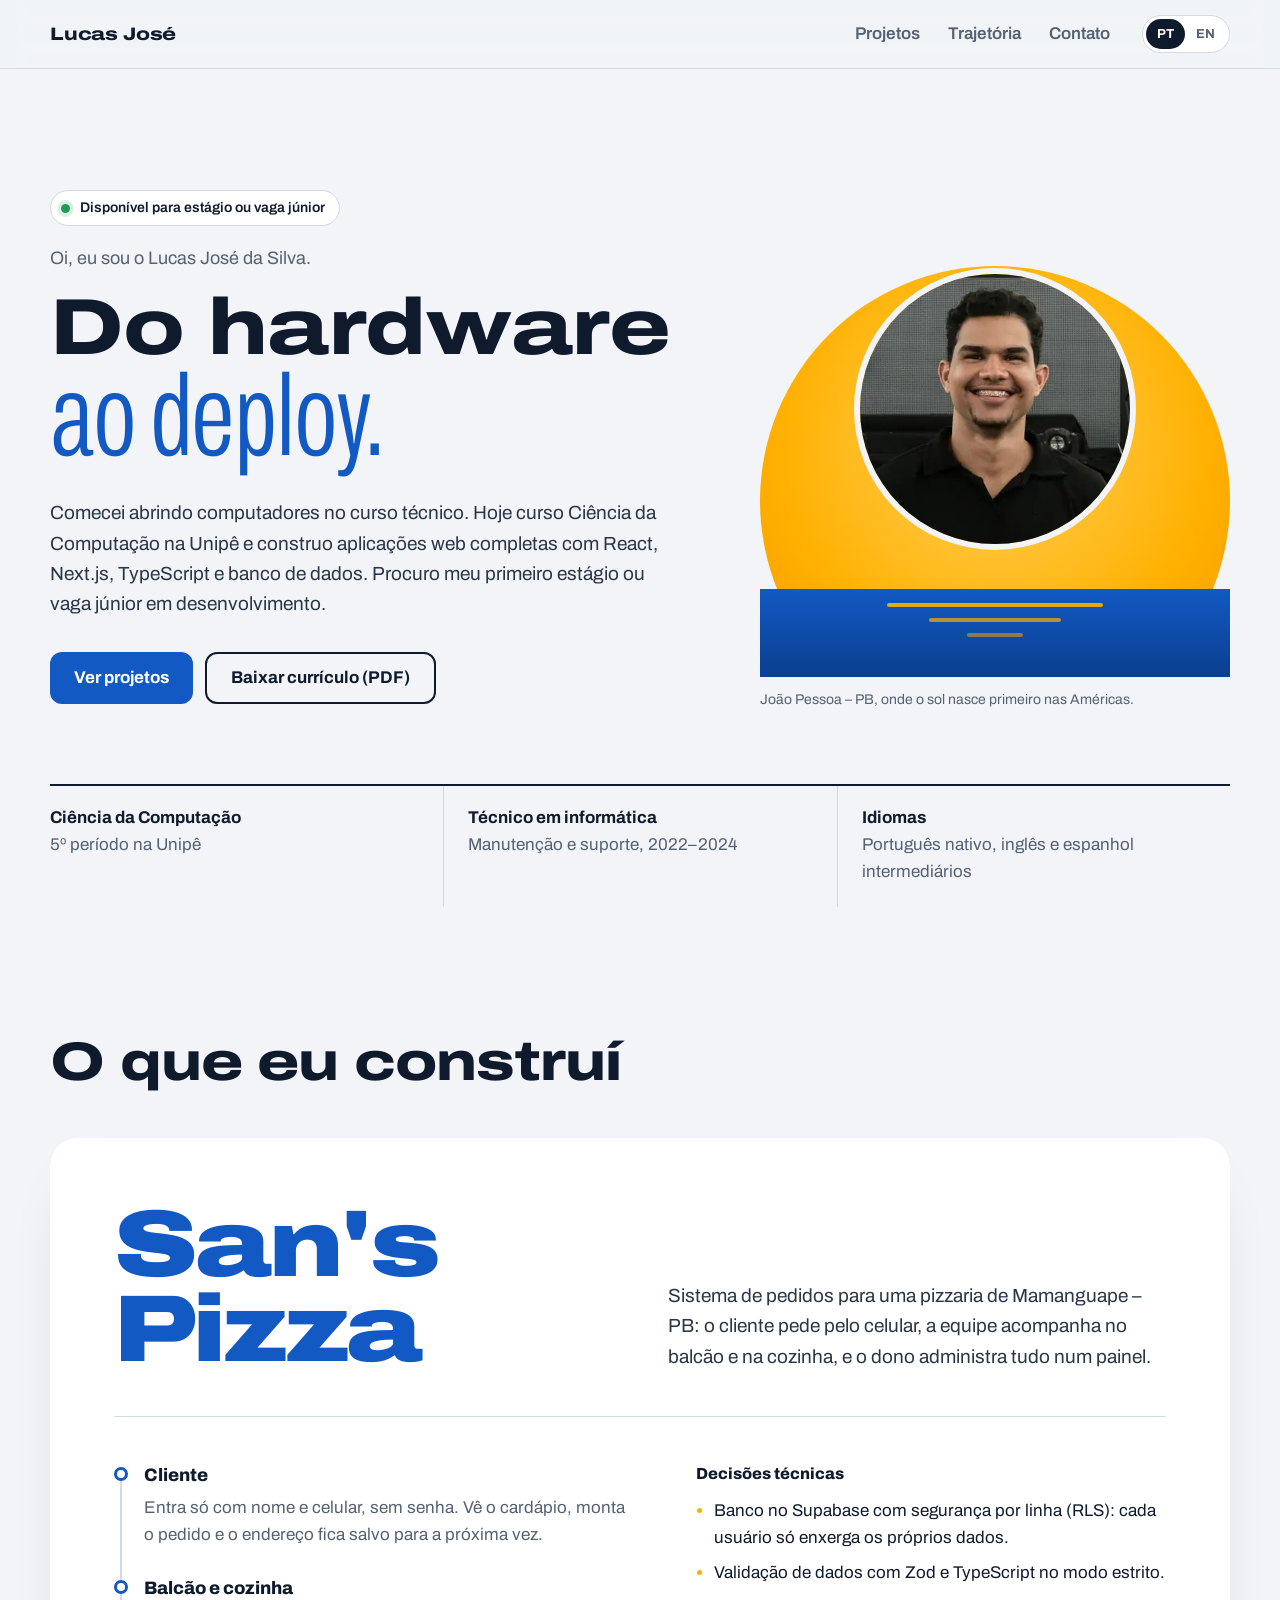
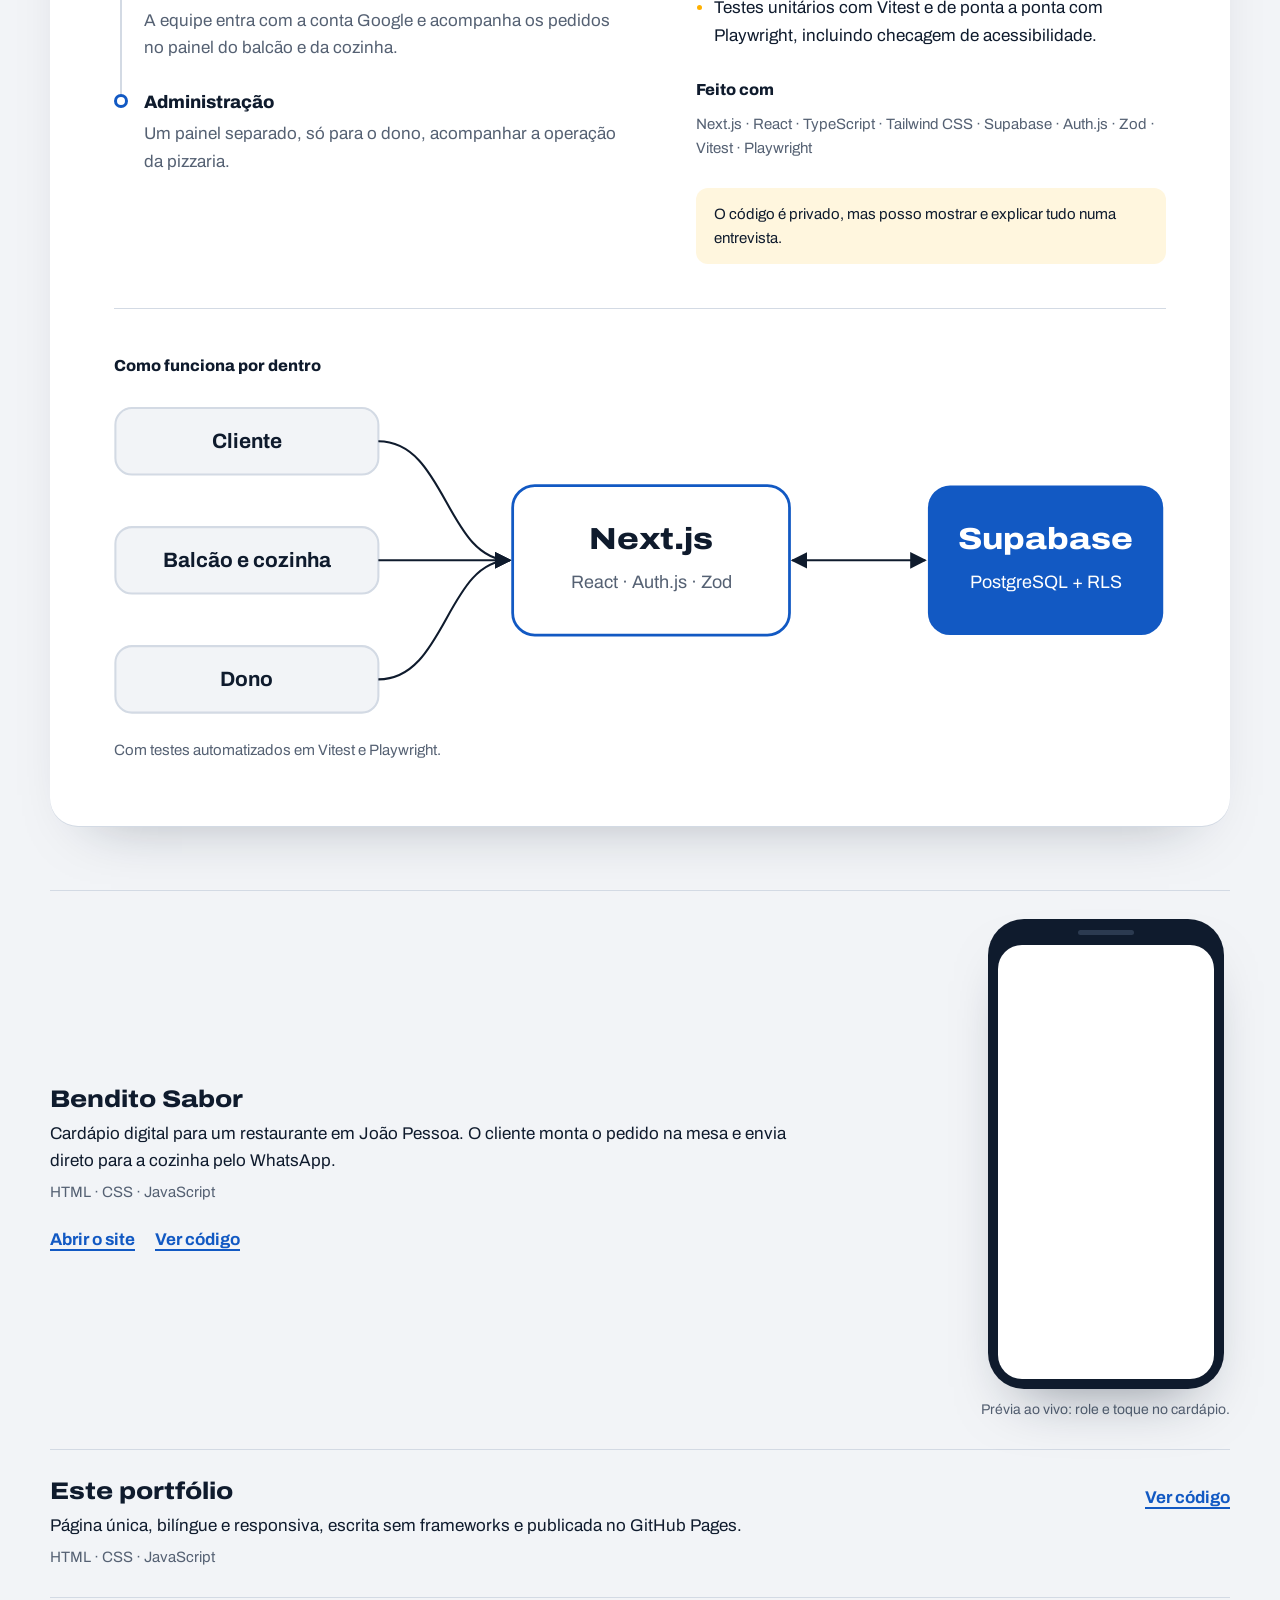
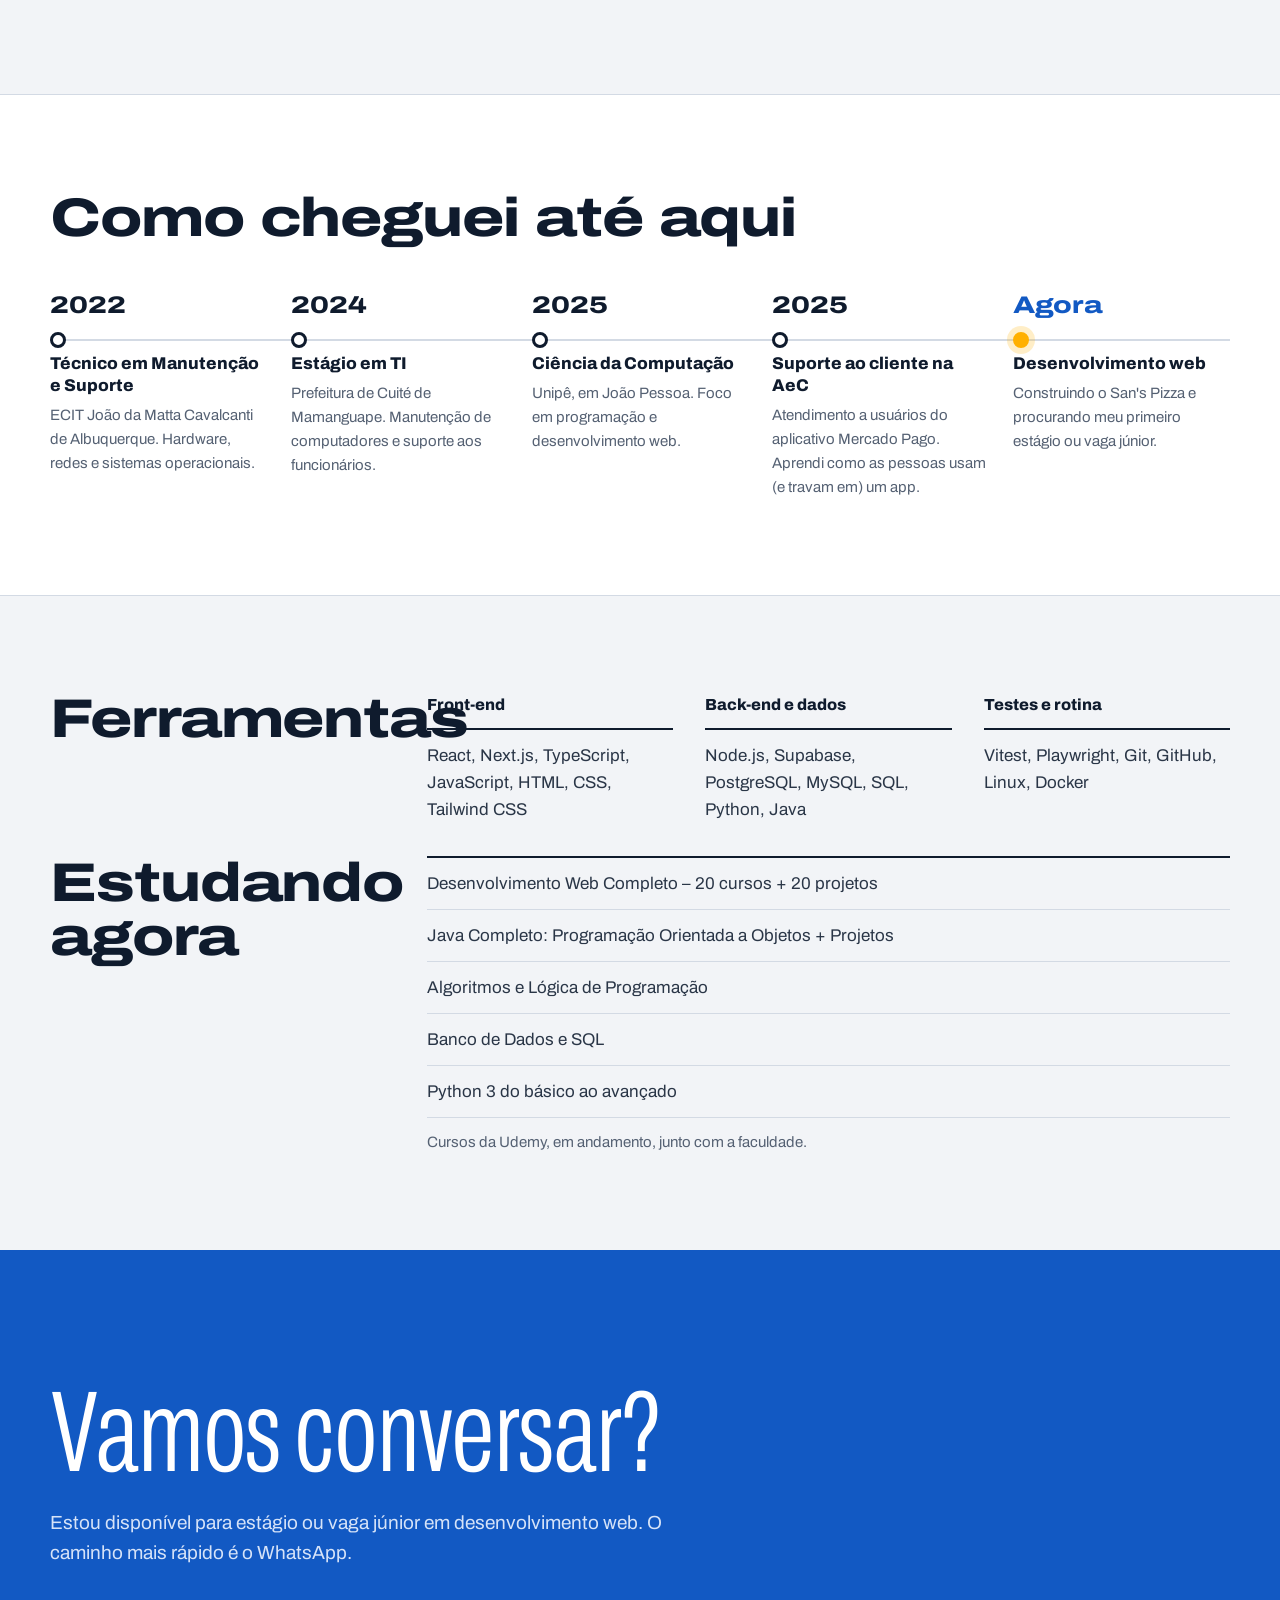
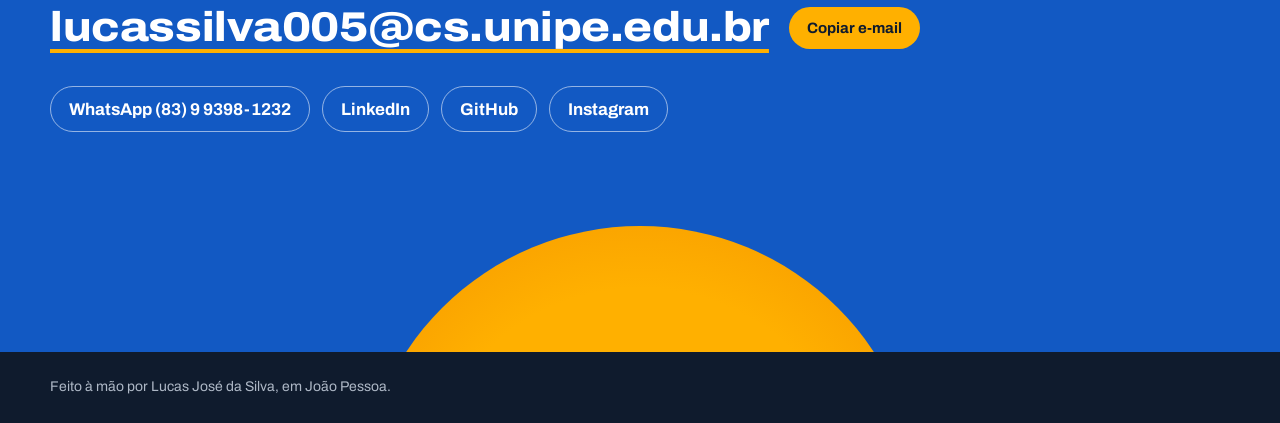
<file: index.html>
<!DOCTYPE html>
<html lang="pt-BR">
<head>
  <meta charset="UTF-8" />
  <meta name="viewport" content="width=device-width, initial-scale=1.0" />
  <title>Lucas José da Silva · Desenvolvedor web em formação</title>
  <meta name="description" content="Lucas José da Silva, estudante de Ciência da Computação em João Pessoa – PB. Do hardware ao deploy: busco estágio ou vaga júnior em desenvolvimento web." />
  <meta name="theme-color" content="#F2F4F7" />
  <meta property="og:title" content="Lucas José da Silva · Do hardware ao deploy" />
  <meta property="og:description" content="Estudante de Ciência da Computação (Unipê) em busca de estágio ou vaga júnior em desenvolvimento web." />
  <meta property="og:image" content="https://lucasjose17.github.io/og-image.png" />
  <meta property="og:image:width" content="1200" />
  <meta property="og:image:height" content="630" />
  <meta property="og:url" content="https://lucasjose17.github.io/" />
  <meta name="twitter:card" content="summary_large_image" />
  <meta property="og:type" content="website" />
  <link rel="icon" href="data:image/svg+xml,%3Csvg xmlns='http://www.w3.org/2000/svg' viewBox='0 0 32 32'%3E%3Ccircle cx='16' cy='18' r='11' fill='%23FFB000'/%3E%3Crect y='18' width='32' height='14' fill='%231259C3'/%3E%3C/svg%3E" />
  <link rel="preconnect" href="https://fonts.googleapis.com" />
  <link rel="preconnect" href="https://fonts.gstatic.com" crossorigin />
  <link href="https://fonts.googleapis.com/css2?family=Archivo:ital,wdth,wght@0,62..125,300..900;1,100,400&display=swap" rel="stylesheet" />
  <link rel="stylesheet" href="style.css?v=50" />
</head>

<body>
  <a class="skip" href="#conteudo" data-i18n="skip">Pular para o conteúdo</a>

  <header class="top">
    <div class="wrap top-in">
      <a href="#inicio" class="name">Lucas José</a>
      <nav class="nav" aria-label="Principal">
        <a href="#projetos" data-i18n="navProjects">Projetos</a>
        <a href="#trajetoria" data-i18n="navPath">Trajetória</a>
        <a href="#contato" data-i18n="navContact">Contato</a>
      </nav>
      <div class="lang" role="group" aria-label="Idioma">
        <button type="button" id="ptBtn" aria-pressed="true">PT</button>
        <button type="button" id="enBtn" aria-pressed="false">EN</button>
      </div>
    </div>
  </header>

  <main id="conteudo">
    <!-- HERO -->
    <section class="hero" id="inicio">
      <div class="wrap hero-in">
        <div class="hero-text">
          <p class="status"><span aria-hidden="true"></span><span data-i18n="status">Disponível para estágio ou vaga júnior</span></p>
          <p class="hello" data-i18n="hello">Oi, eu sou o Lucas José da Silva.</p>
          <h1 class="headline">
            <span class="hl-1" data-i18n="h1a">Do hardware</span>
            <span class="hl-2" data-i18n="h1b">ao deploy.</span>
          </h1>
          <p class="lede" data-i18n="lede">
            Comecei abrindo computadores no curso técnico. Hoje curso Ciência da Computação
            na Unipê e construo aplicações web completas com React, Next.js, TypeScript e banco
            de dados. Procuro meu primeiro estágio ou vaga júnior em desenvolvimento.
          </p>
          <div class="actions">
            <a class="btn btn-main" href="#projetos" data-i18n="ctaProjects">Ver projetos</a>
            <a class="btn btn-line" href="curriculo-lucas-jose-da-silva.pdf" download data-i18n="ctaCv">Baixar currículo (PDF)</a>
          </div>
        </div>

        <figure class="sunrise" aria-label="Foto de Lucas José da Silva">
          <div class="sky">
            <div class="sun" aria-hidden="true"></div>
            <img src="foto-lucas.webp" alt="Lucas José da Silva" width="400" height="400" />
          </div>
          <div class="sea" aria-hidden="true">
            <span></span><span></span><span></span>
          </div>
          <figcaption data-i18n="place">João Pessoa – PB, onde o sol nasce primeiro nas Américas.</figcaption>
        </figure>
      </div>

      <div class="wrap facts">
        <dl>
          <div>
            <dt data-i18n="factCourseT">Ciência da Computação</dt>
            <dd data-i18n="factCourseD">5º período na Unipê</dd>
          </div>
          <div>
            <dt data-i18n="factTechT">Técnico em informática</dt>
            <dd data-i18n="factTechD">Manutenção e suporte, 2022–2024</dd>
          </div>
          <div>
            <dt data-i18n="factLangT">Idiomas</dt>
            <dd data-i18n="factLangD">Português nativo, inglês e espanhol intermediários</dd>
          </div>
        </dl>
      </div>
    </section>

    <!-- PROJETO EM DESTAQUE -->
    <section class="feature" id="projetos" aria-labelledby="feature-title">
      <div class="wrap">
        <h2 class="section-title" data-i18n="projectsTitle">O que eu construí</h2>

        <article class="case">
          <header class="case-head">
            <h3 id="feature-title" class="case-title">San's Pizza</h3>
            <p class="case-sub" data-i18n="caseSub">
              Sistema de pedidos para uma pizzaria de Mamanguape – PB: o cliente pede pelo celular,
              a equipe acompanha no balcão e na cozinha, e o dono administra tudo num painel.
            </p>
          </header>

          <div class="case-body">
            <div class="flow" aria-label="Como o sistema funciona">
              <div class="flow-step">
                <h4 data-i18n="flow1T">Cliente</h4>
                <p data-i18n="flow1D">Entra só com nome e celular, sem senha. Vê o cardápio, monta o pedido e o endereço fica salvo para a próxima vez.</p>
              </div>
              <div class="flow-step">
                <h4 data-i18n="flow2T">Balcão e cozinha</h4>
                <p data-i18n="flow2D">A equipe entra com a conta Google e acompanha os pedidos no painel do balcão e da cozinha.</p>
              </div>
              <div class="flow-step">
                <h4 data-i18n="flow3T">Administração</h4>
                <p data-i18n="flow3D">Um painel separado, só para o dono, acompanhar a operação da pizzaria.</p>
              </div>
            </div>

            <div class="case-detail">
              <h4 data-i18n="decisionsT">Decisões técnicas</h4>
              <ul class="decisions">
                <li data-i18n="dec1">Banco no Supabase com segurança por linha (RLS): cada usuário só enxerga os próprios dados.</li>
                <li data-i18n="dec2">Validação de dados com Zod e TypeScript no modo estrito.</li>
                <li data-i18n="dec3">Testes unitários com Vitest e de ponta a ponta com Playwright, incluindo checagem de acessibilidade.</li>
              </ul>

              <h4 data-i18n="stackT">Feito com</h4>
              <p class="stack">Next.js · React · TypeScript · Tailwind CSS · Supabase · Auth.js · Zod · Vitest · Playwright</p>

              <p class="case-note" data-i18n="caseNote">O código é privado, mas posso mostrar e explicar tudo numa entrevista.</p>
            </div>
          </div>

          <div class="arch">
            <h4 data-i18n="archT">Como funciona por dentro</h4>
            <div class="arch-scroll">
              <svg viewBox="0 0 760 236" role="img" aria-labelledby="arch-desc">
                <title id="arch-desc">Cliente, equipe e dono acessam o app em Next.js, que guarda os dados no Supabase com segurança por linha.</title>
                <defs>
                  <marker id="arrow" viewBox="0 0 10 10" refX="9" refY="5" markerWidth="8" markerHeight="8" orient="auto-start-reverse">
                    <path d="M0 0 L10 5 L0 10 z" fill="#0F1B2D" />
                  </marker>
                </defs>
                <g class="arch-who">
                  <rect x="1" y="8" width="190" height="48" rx="12" />
                  <rect x="1" y="94" width="190" height="48" rx="12" />
                  <rect x="1" y="180" width="190" height="48" rx="12" />
                  <text x="96" y="37" data-i18n="arc1">Cliente</text>
                  <text x="96" y="123" data-i18n="arc2">Balcão e cozinha</text>
                  <text x="96" y="209" data-i18n="arc3">Dono</text>
                </g>
                <g class="arch-lines">
                  <path d="M191 32 C 240 32, 240 118, 286 118" marker-end="url(#arrow)" />
                  <path d="M191 118 L 286 118" marker-end="url(#arrow)" />
                  <path d="M191 204 C 240 204, 240 118, 286 118" marker-end="url(#arrow)" />
                  <path d="M490 118 L 586 118" marker-start="url(#arrow)" marker-end="url(#arrow)" />
                </g>
                <g class="arch-app">
                  <rect x="288" y="64" width="200" height="108" rx="16" />
                  <text x="388" y="110" class="big">Next.js</text>
                  <text x="388" y="138" class="small">React · Auth.js · Zod</text>
                </g>
                <g class="arch-db">
                  <rect x="588" y="64" width="170" height="108" rx="16" />
                  <text x="673" y="110" class="big">Supabase</text>
                  <text x="673" y="138" class="small">PostgreSQL + RLS</text>
                </g>
              </svg>
            </div>
            <p class="arch-note" data-i18n="arcTest">Com testes automatizados em Vitest e Playwright.</p>
          </div>
        </article>

        <div class="more">
          <article class="more-item more-item--live">
            <div>
              <h3>Bendito Sabor</h3>
              <p data-i18n="bsD">Cardápio digital para um restaurante em João Pessoa. O cliente monta o pedido na mesa e envia direto para a cozinha pelo WhatsApp.</p>
              <p class="stack">HTML · CSS · JavaScript</p>
              <div class="more-links">
                <a href="https://lucasjose17.github.io/bendito-sabor/" target="_blank" rel="noopener" data-i18n="openSite">Abrir o site</a>
                <a href="https://github.com/LucasJose17/bendito-sabor" target="_blank" rel="noopener" data-i18n="seeCode">Ver código</a>
              </div>
            </div>
            <figure class="live">
              <div class="phone">
                <div class="phone-screen">
                  <iframe src="https://lucasjose17.github.io/bendito-sabor/" title="Prévia ao vivo do site Bendito Sabor" loading="lazy"></iframe>
                </div>
              </div>
              <figcaption data-i18n="liveCap">Prévia ao vivo: role e toque no cardápio.</figcaption>
            </figure>
          </article>

          <article class="more-item">
            <div>
              <h3 data-i18n="pfT">Este portfólio</h3>
              <p data-i18n="pfD">Página única, bilíngue e responsiva, escrita sem frameworks e publicada no GitHub Pages.</p>
              <p class="stack">HTML · CSS · JavaScript</p>
            </div>
            <div class="more-links">
              <a href="https://github.com/LucasJose17/LucasJose17.github.io" target="_blank" rel="noopener" data-i18n="seeCode">Ver código</a>
            </div>
          </article>
        </div>
      </div>
    </section>

    <!-- TRAJETÓRIA -->
    <section class="path" id="trajetoria" aria-labelledby="path-title">
      <div class="wrap">
        <h2 id="path-title" class="section-title" data-i18n="pathTitle">Como cheguei até aqui</h2>
        <ol class="timeline">
          <li>
            <span class="when">2022</span>
            <h3 data-i18n="t1T">Técnico em Manutenção e Suporte</h3>
            <p data-i18n="t1D">ECIT João da Matta Cavalcanti de Albuquerque. Hardware, redes e sistemas operacionais.</p>
          </li>
          <li>
            <span class="when">2024</span>
            <h3 data-i18n="t2T">Estágio em TI</h3>
            <p data-i18n="t2D">Prefeitura de Cuité de Mamanguape. Manutenção de computadores e suporte aos funcionários.</p>
          </li>
          <li>
            <span class="when">2025</span>
            <h3 data-i18n="t3T">Ciência da Computação</h3>
            <p data-i18n="t3D">Unipê, em João Pessoa. Foco em programação e desenvolvimento web.</p>
          </li>
          <li>
            <span class="when">2025</span>
            <h3 data-i18n="t4T">Suporte ao cliente na AeC</h3>
            <p data-i18n="t4D">Atendimento a usuários do aplicativo Mercado Pago. Aprendi como as pessoas usam (e travam em) um app.</p>
          </li>
          <li class="now">
            <span class="when" data-i18n="tNow">Agora</span>
            <h3 data-i18n="t5T">Desenvolvimento web</h3>
            <p data-i18n="t5D">Construindo o San's Pizza e procurando meu primeiro estágio ou vaga júnior.</p>
          </li>
        </ol>
      </div>
    </section>

    <!-- FERRAMENTAS -->
    <section class="tools" aria-labelledby="tools-title">
      <div class="wrap tools-in">
        <h2 id="tools-title" class="section-title" data-i18n="toolsTitle">Ferramentas</h2>
        <div class="tool-groups">
          <div>
            <h3 data-i18n="g1">Front-end</h3>
            <p>React, Next.js, TypeScript, JavaScript, HTML, CSS, Tailwind CSS</p>
          </div>
          <div>
            <h3 data-i18n="g2">Back-end e dados</h3>
            <p>Node.js, Supabase, PostgreSQL, MySQL, SQL, Python, Java</p>
          </div>
          <div>
            <h3 data-i18n="g3">Testes e rotina</h3>
            <p>Vitest, Playwright, Git, GitHub, Linux, Docker</p>
          </div>
        </div>

        <h2 class="section-title" data-i18n="studyTitle">Estudando agora</h2>
        <div class="study">
          <ul class="courses">
            <li>Desenvolvimento Web Completo – 20 cursos + 20 projetos</li>
            <li>Java Completo: Programação Orientada a Objetos + Projetos</li>
            <li>Algoritmos e Lógica de Programação</li>
            <li>Banco de Dados e SQL</li>
            <li>Python 3 do básico ao avançado</li>
          </ul>
          <p class="study-note" data-i18n="studyNote">Cursos da Udemy, em andamento, junto com a faculdade.</p>
        </div>
      </div>
    </section>

    <!-- CONTATO -->
    <section class="contact" id="contato" aria-labelledby="contact-title">
      <div class="wrap">
        <h2 id="contact-title" class="contact-title" data-i18n="contactTitle">Vamos conversar?</h2>
        <p class="contact-lede" data-i18n="contactLede">Estou disponível para estágio ou vaga júnior em desenvolvimento web. O caminho mais rápido é o WhatsApp.</p>
        <div class="mail-row">
          <a class="mail" href="mailto:lucassilva005@cs.unipe.edu.br">lucassilva005@cs.unipe.edu.br</a>
          <button type="button" class="copy" id="copyMail" data-i18n="copy">Copiar e-mail</button>
        </div>
        <ul class="channels">
          <li><a href="https://wa.me/5583993981232" target="_blank" rel="noopener">WhatsApp (83) 9 9398-1232</a></li>
          <li><a href="https://www.linkedin.com/in/lucas-jos%C3%A9-b01bb9332/" target="_blank" rel="noopener">LinkedIn</a></li>
          <li><a href="https://github.com/LucasJose17" target="_blank" rel="noopener">GitHub</a></li>
          <li><a href="https://www.instagram.com/codandocomlucas" target="_blank" rel="noopener">Instagram</a></li>
        </ul>
      </div>
      <div class="horizon" aria-hidden="true"></div>
    </section>
  </main>

  <footer class="foot">
    <div class="wrap">
      <p data-i18n="foot">Feito à mão por Lucas José da Silva, em João Pessoa.</p>
    </div>
  </footer>

  <script src="script.js?v=50"></script>
</body>
</html>
</file>
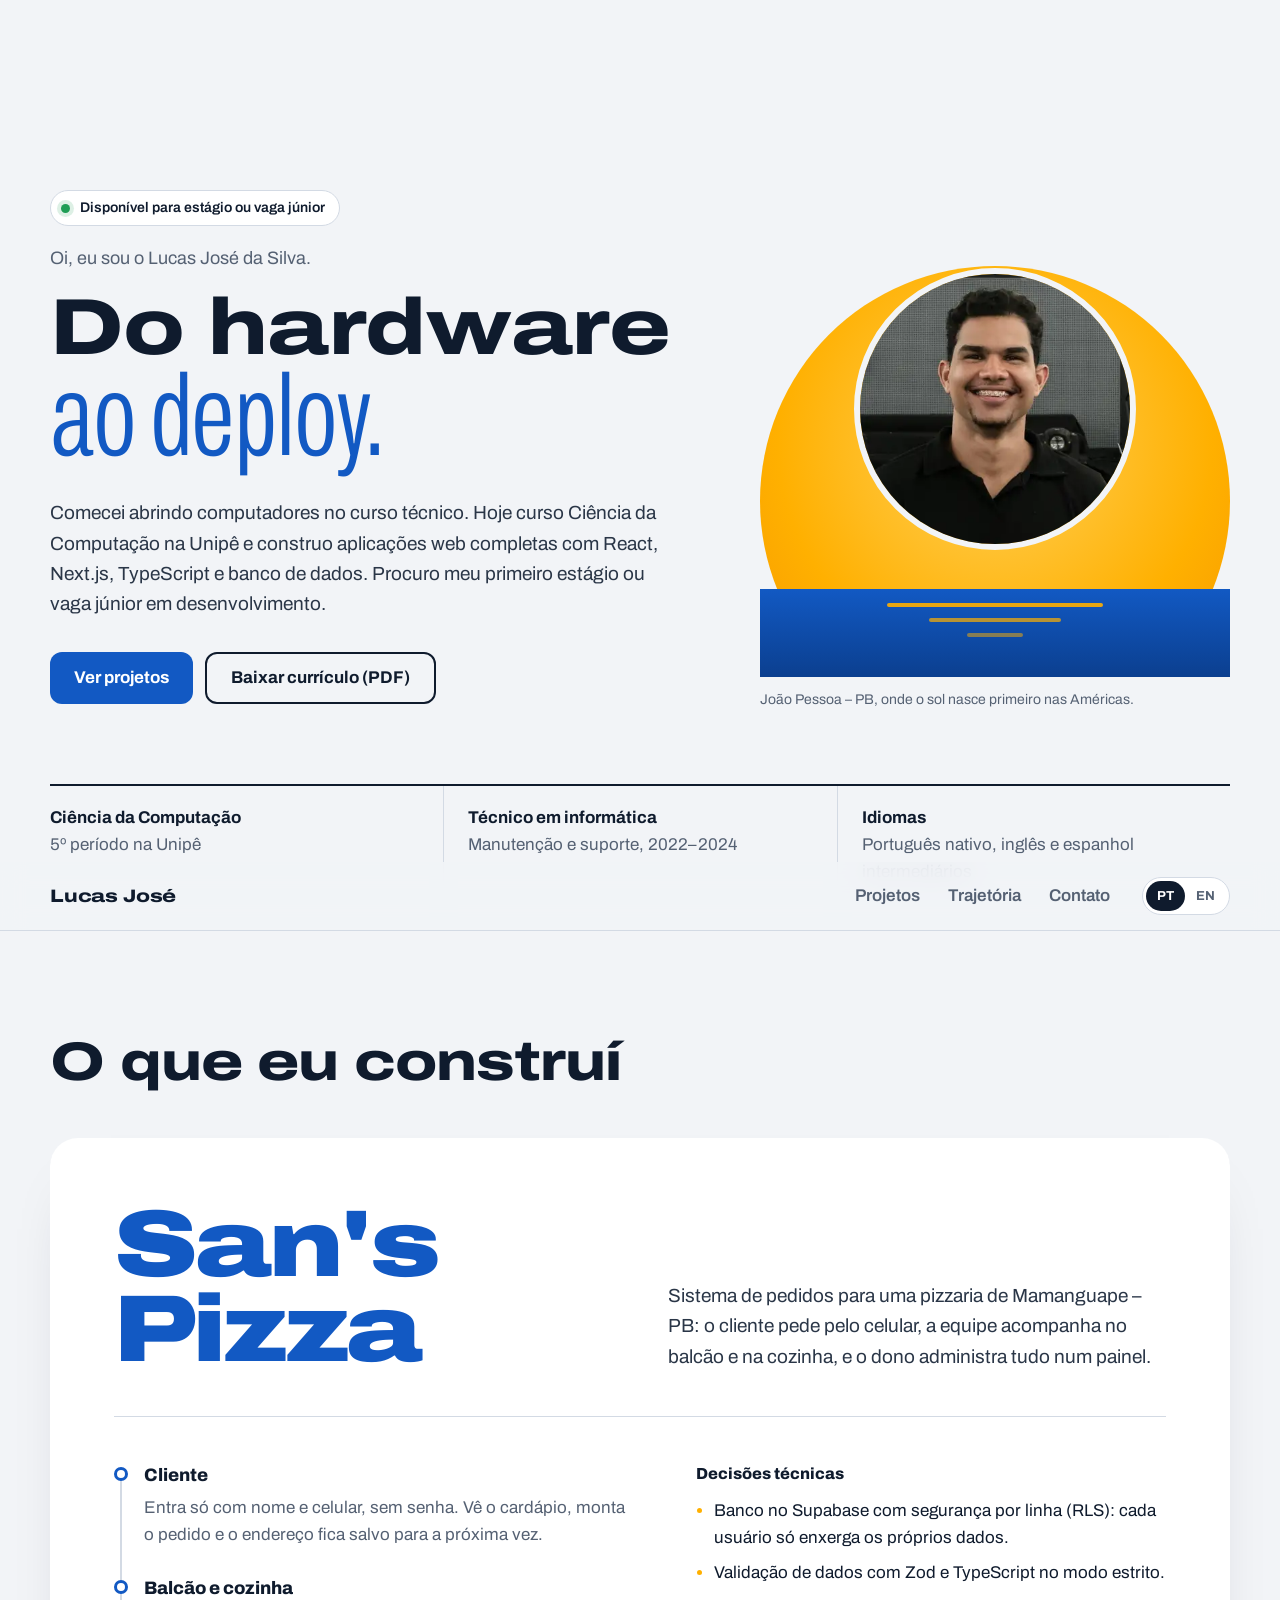
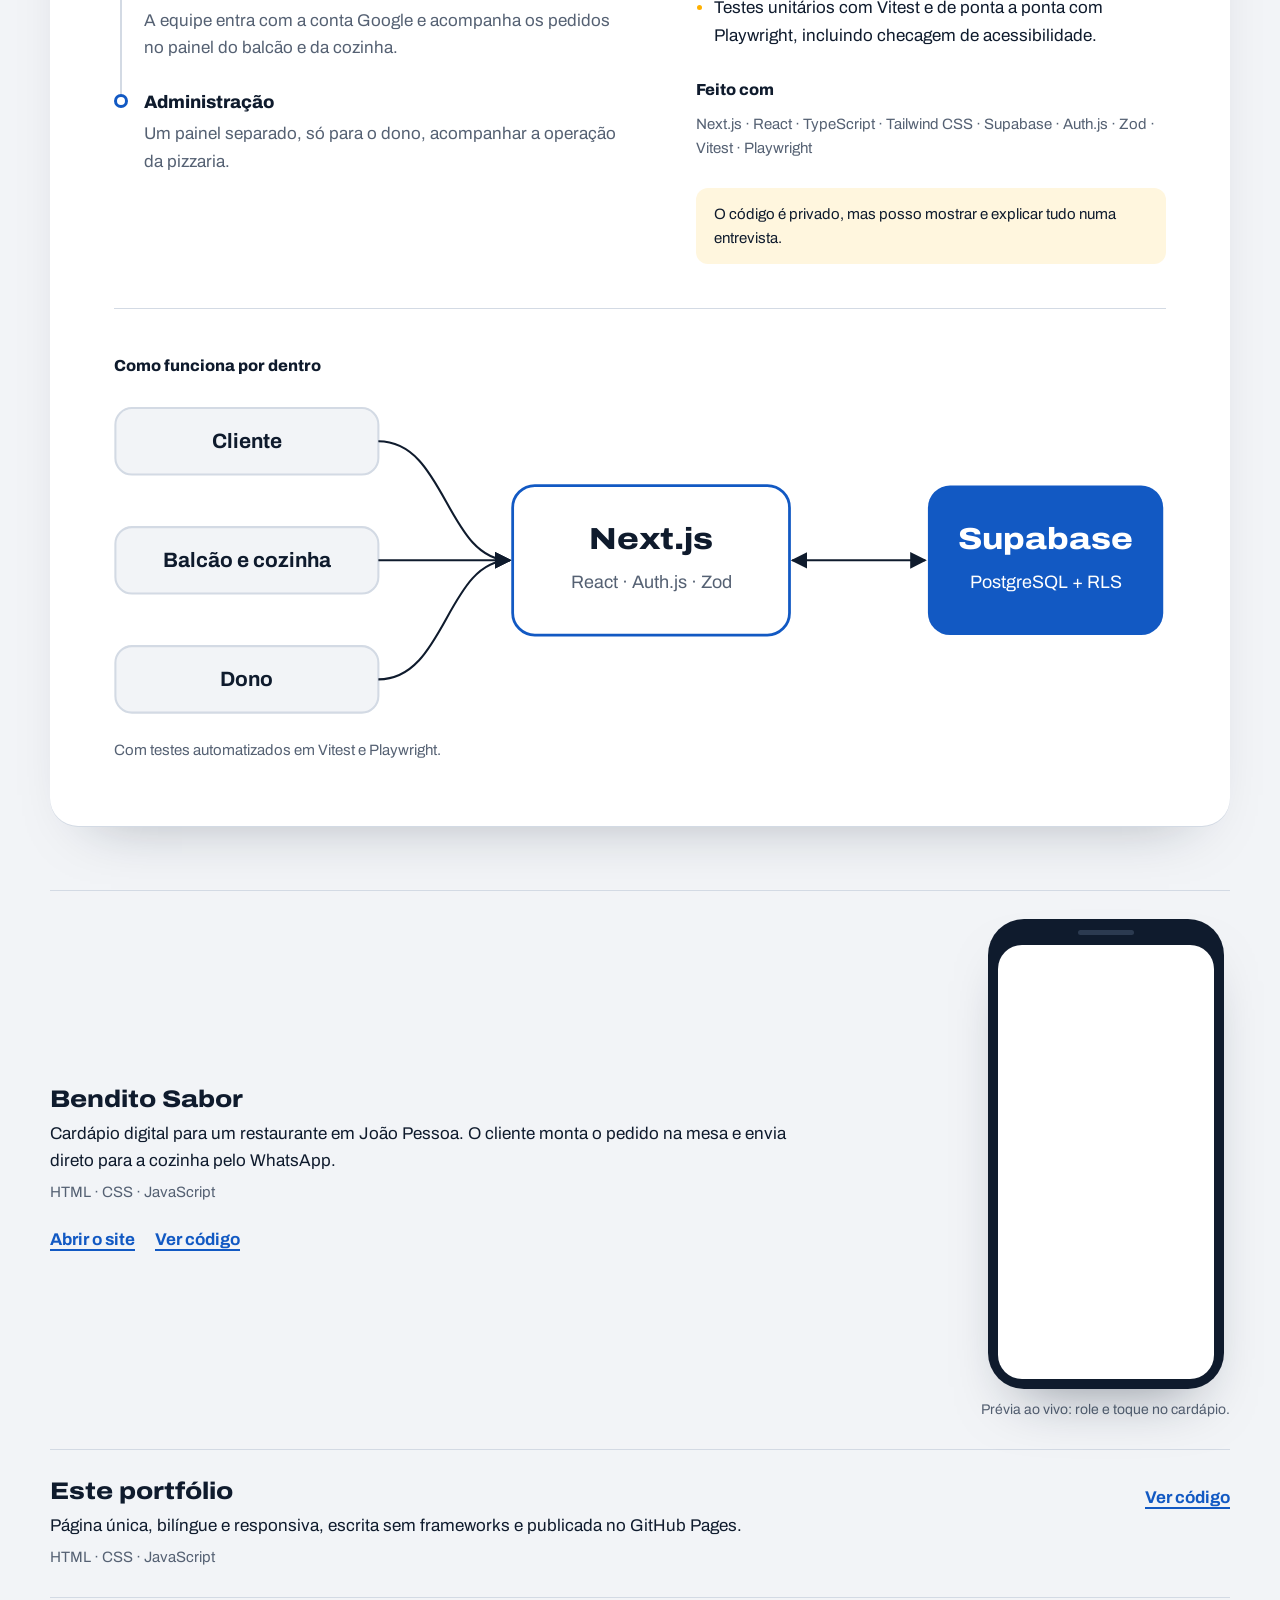
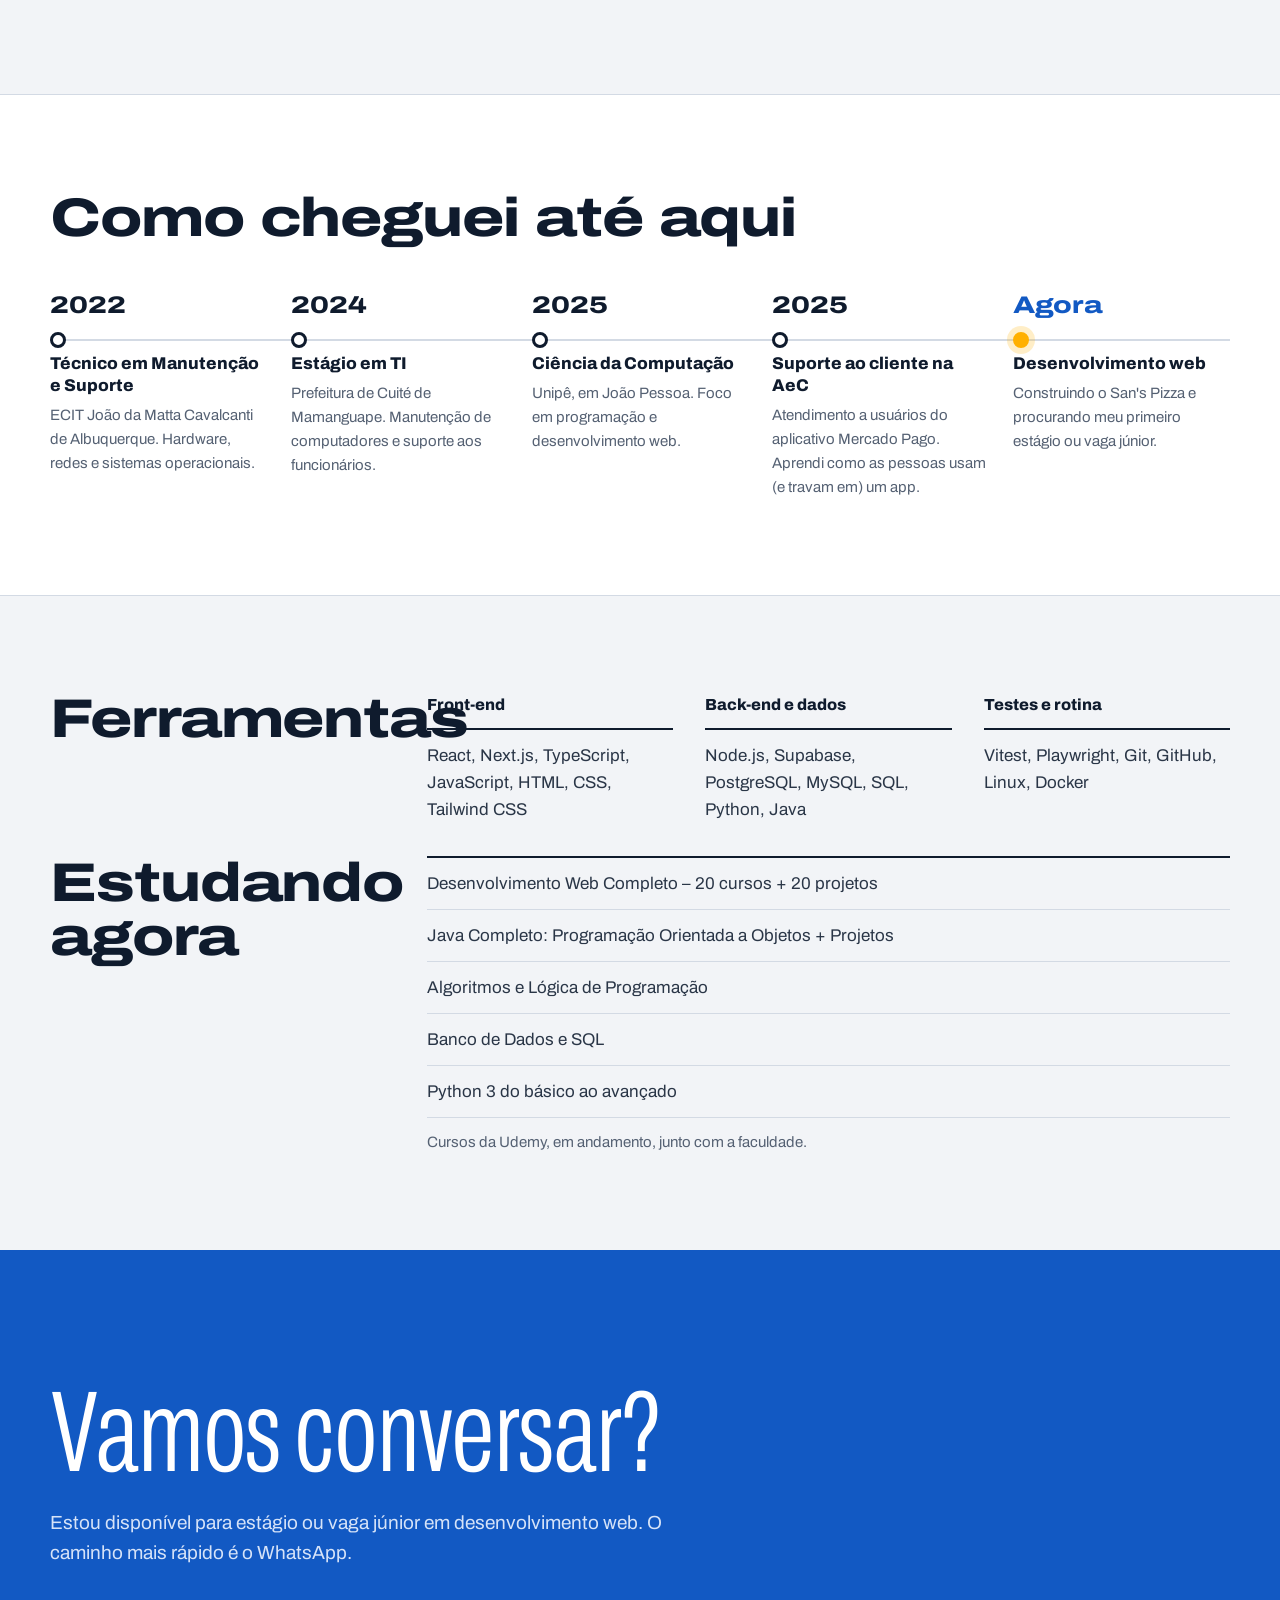
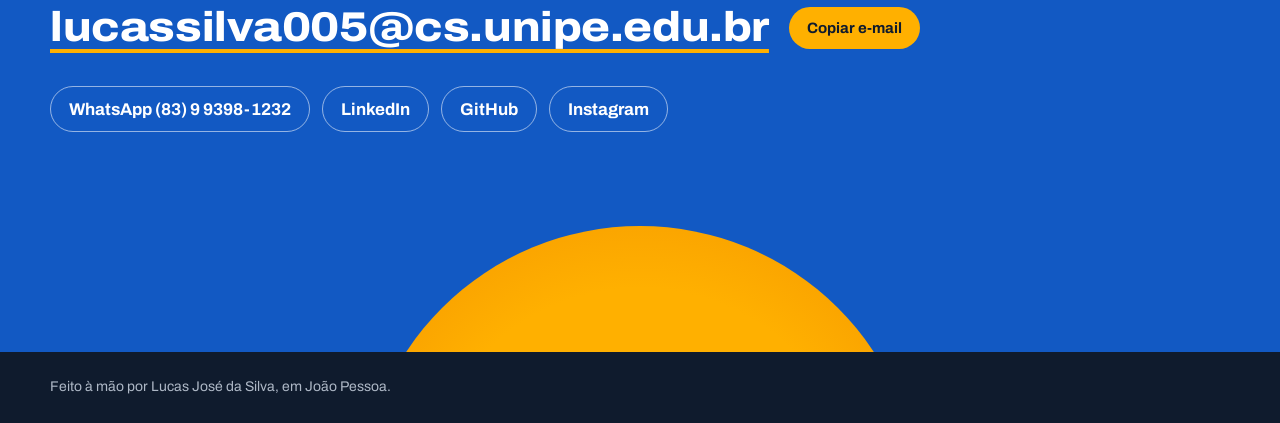
<file: contato.html>
<!DOCTYPE html>
<html lang="pt-BR">
<head>
  <meta charset="UTF-8" />
  <title>Lucas José da Silva</title>
  <meta http-equiv="refresh" content="0; url=./#contato" />
  <link rel="canonical" href="https://lucasjose17.github.io/#contato" />
</head>
<body>
  <p>Esta página mudou. <a href="./#contato">Ir para o portfólio</a>.</p>
</body>
</html>
</file>
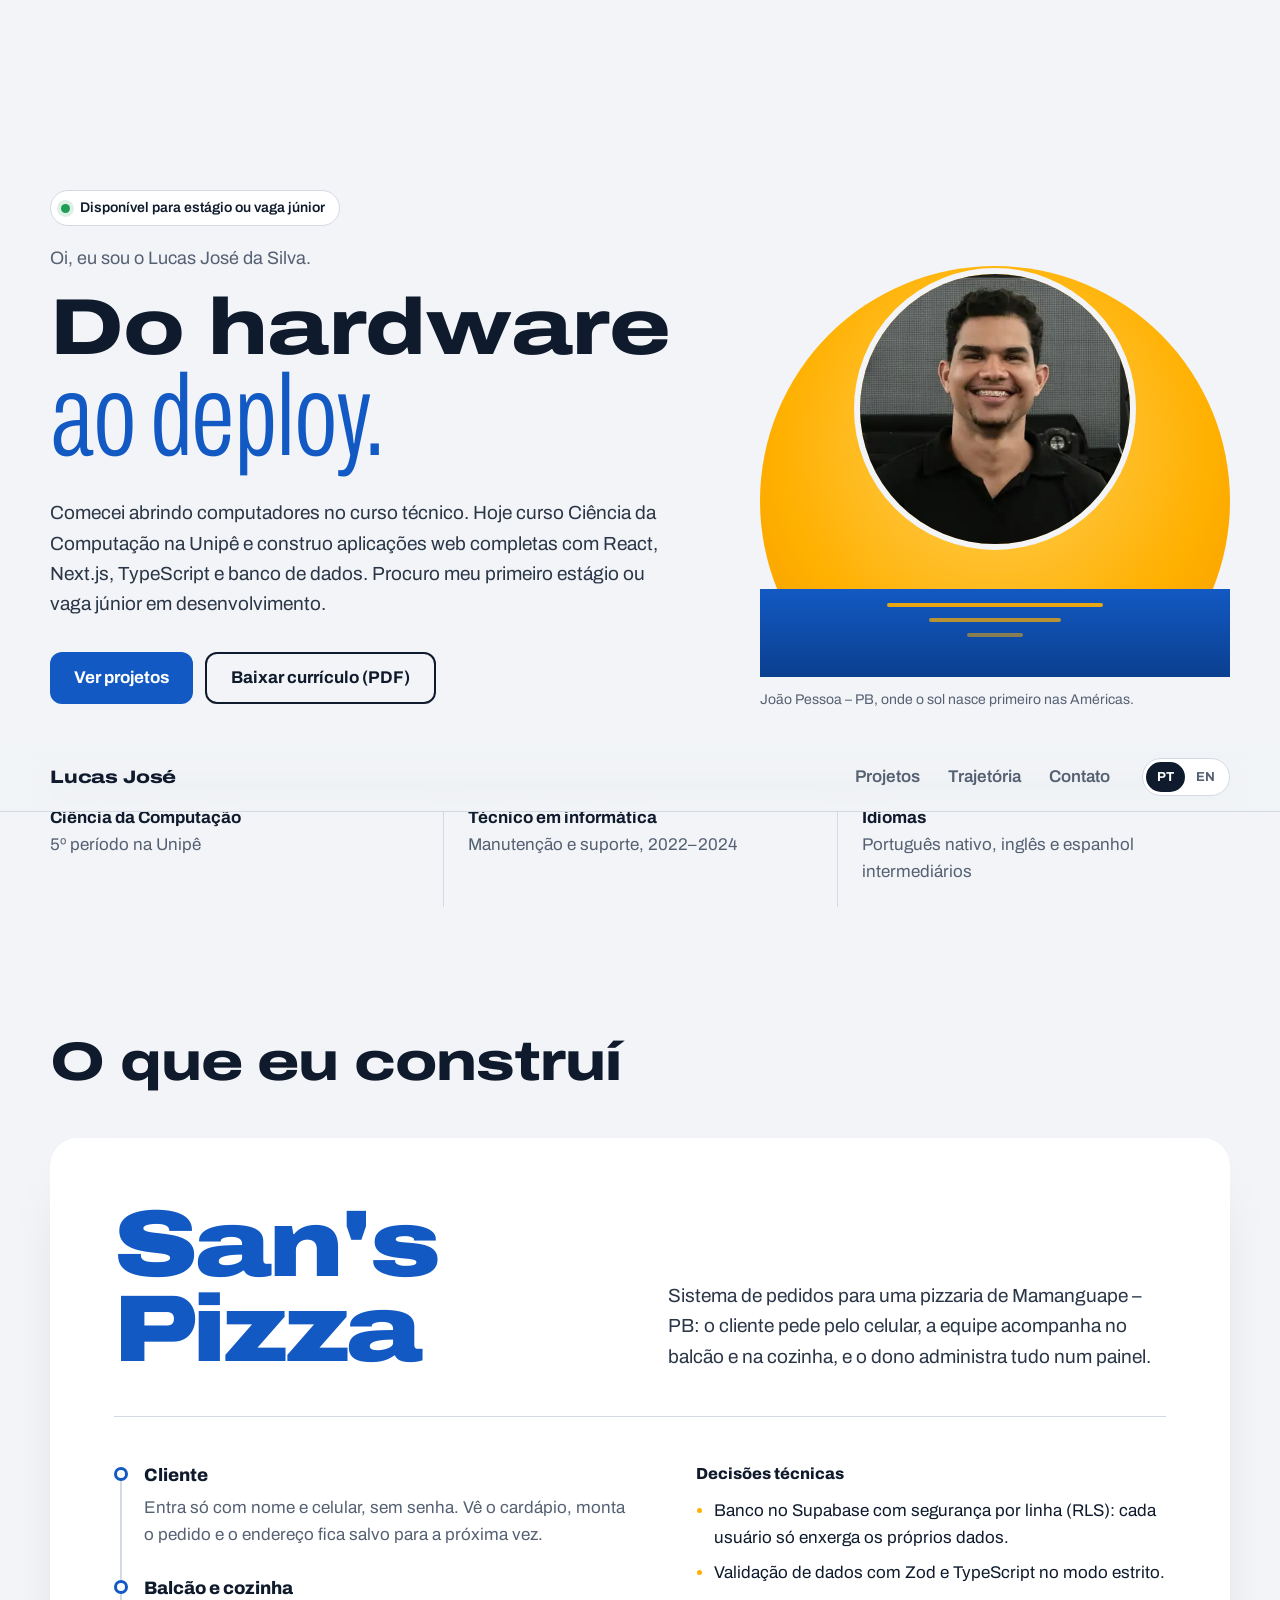
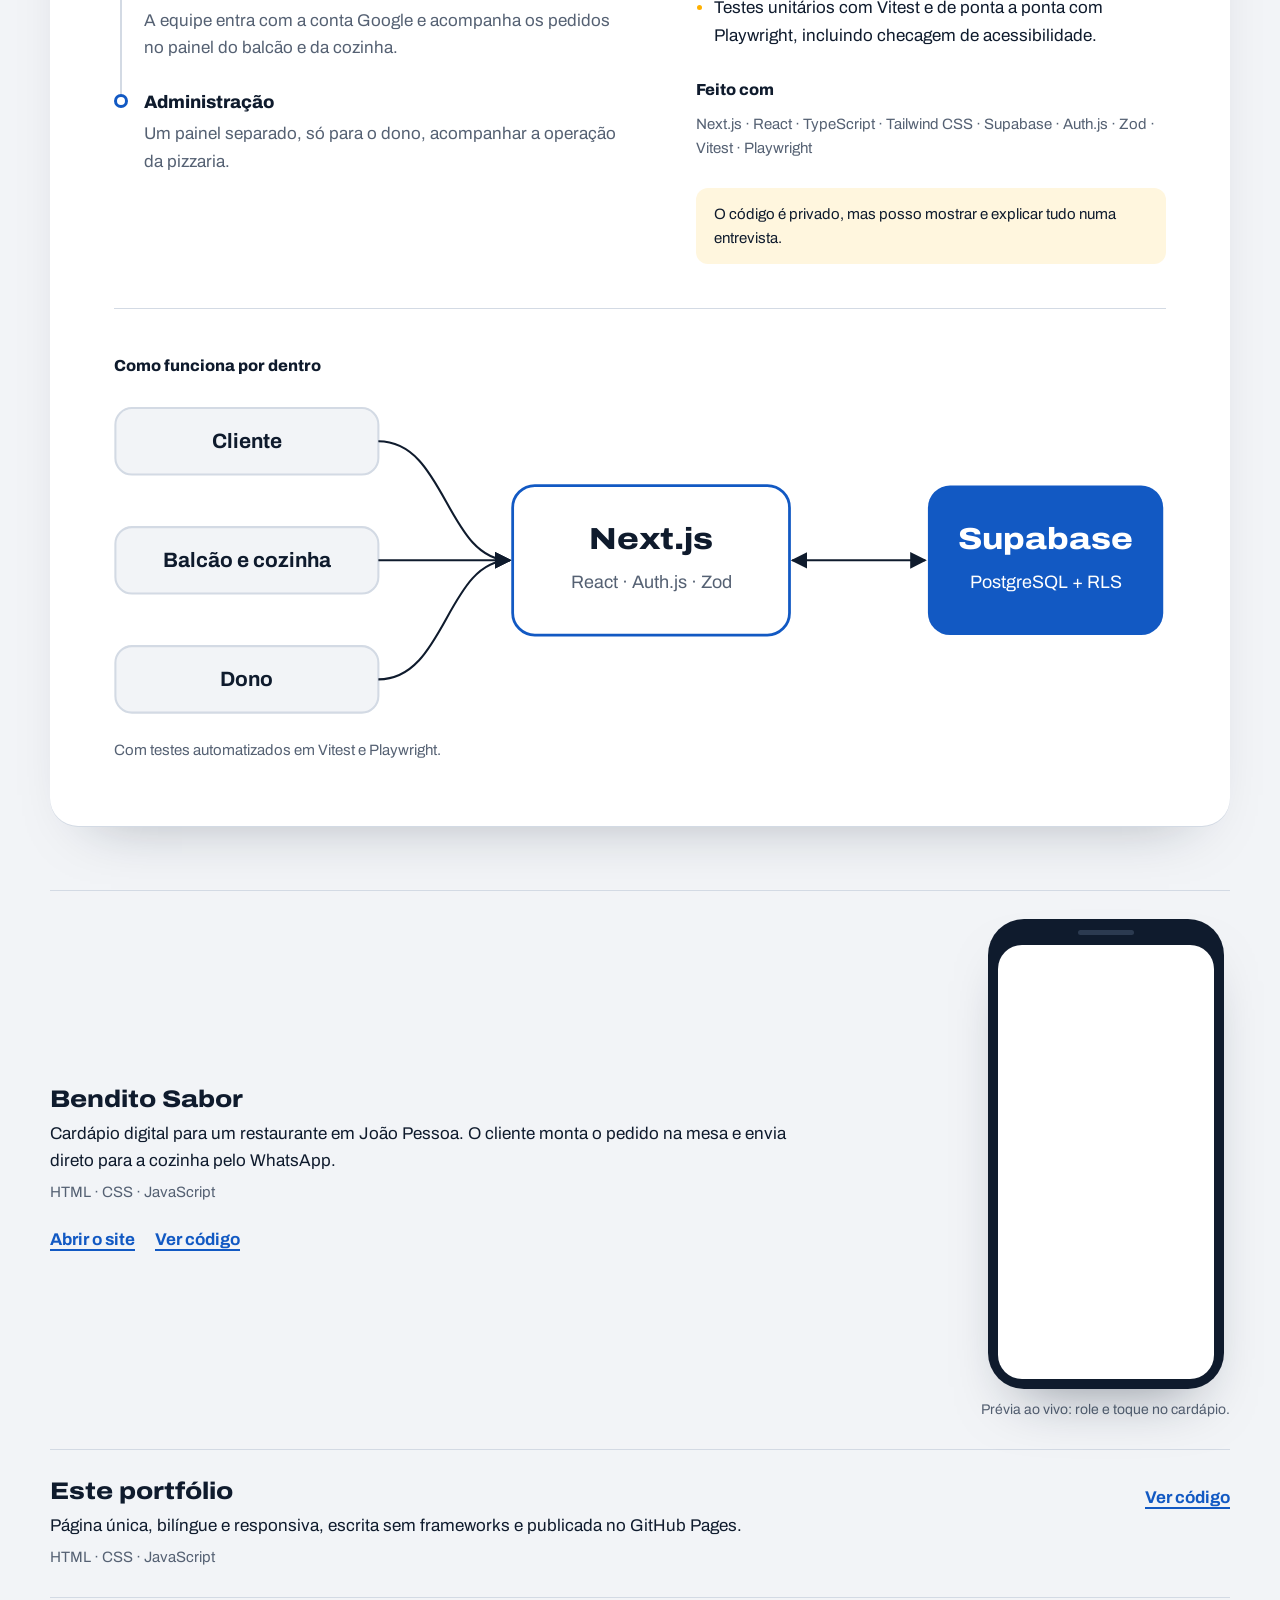
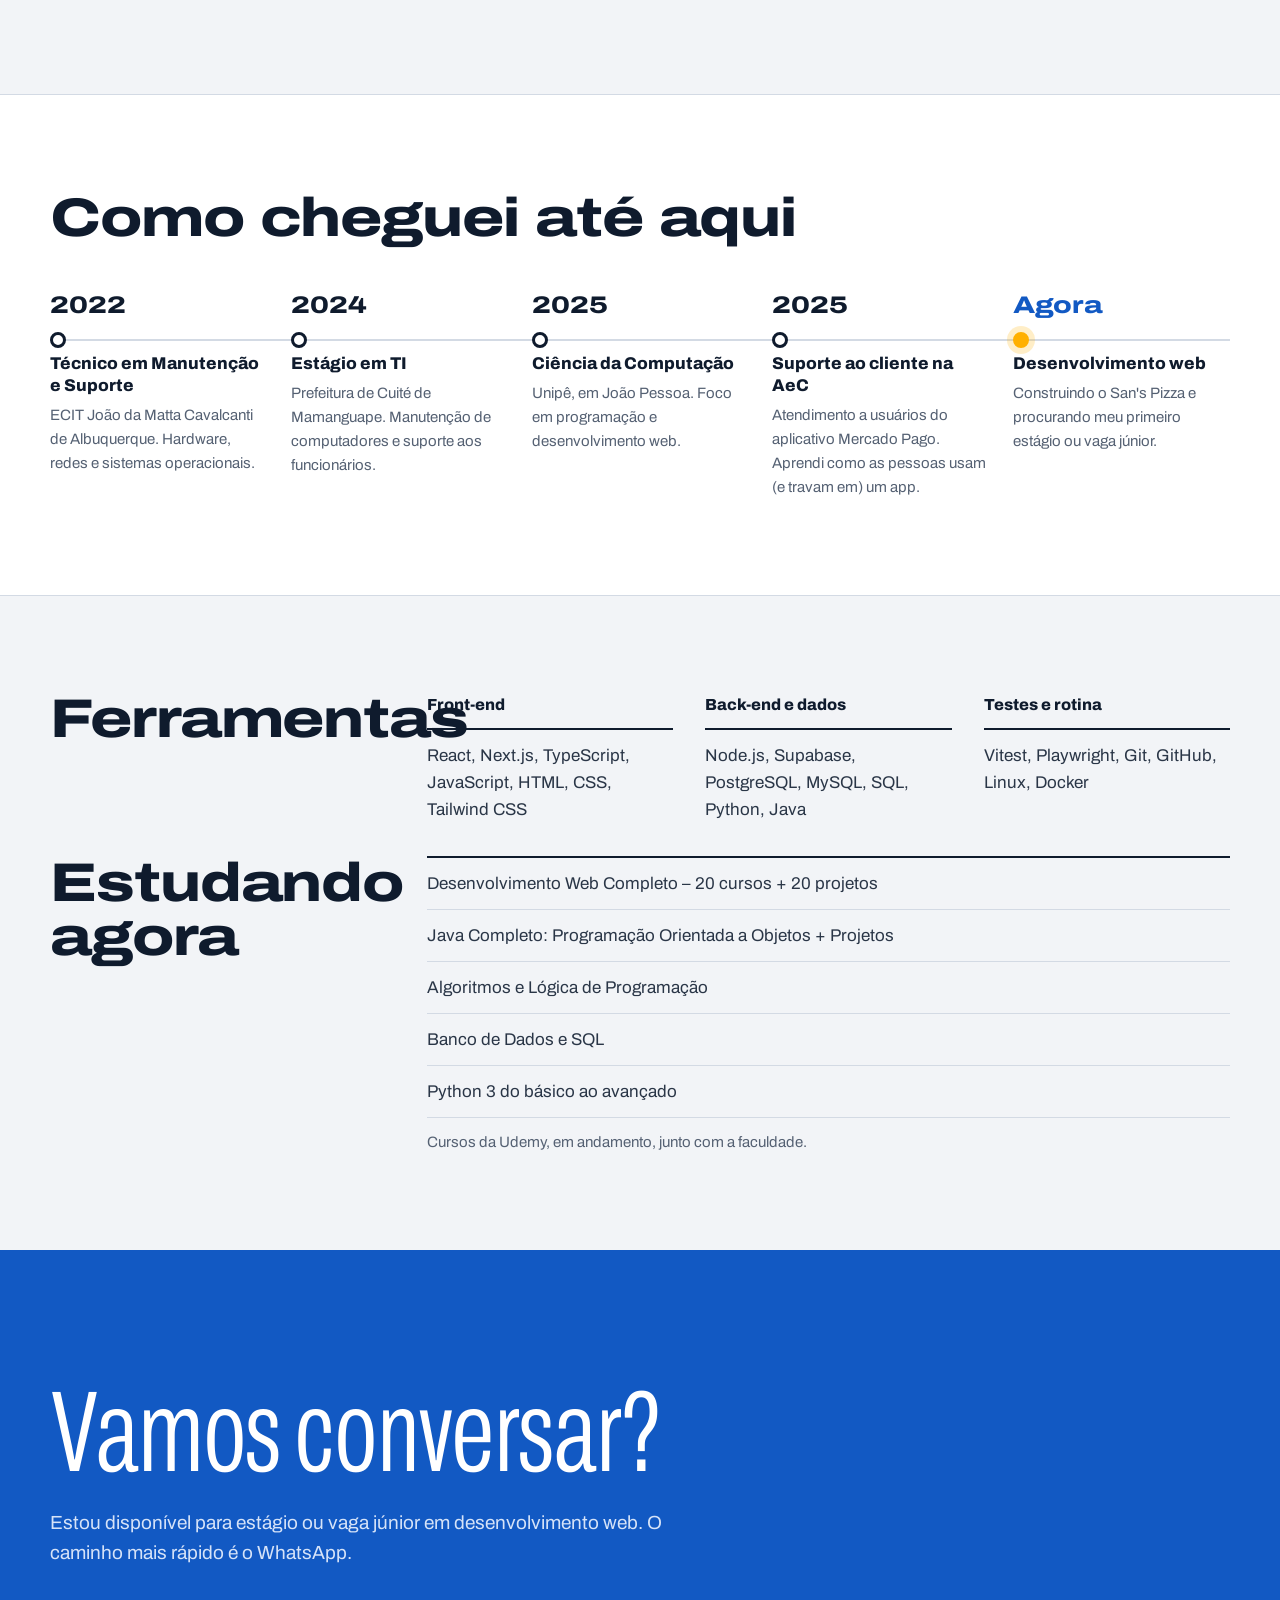
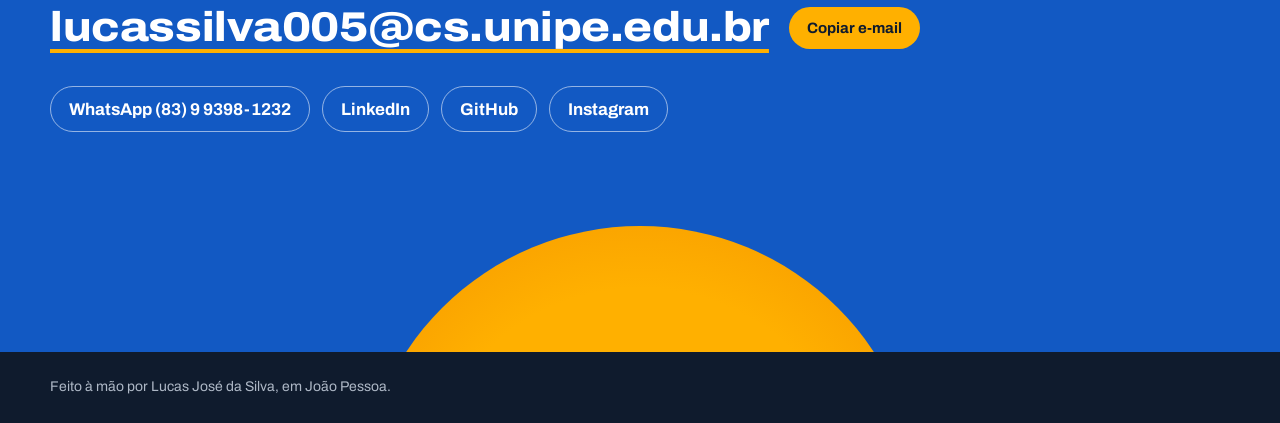
<file: habilidades.html>
<!DOCTYPE html>
<html lang="pt-BR">
<head>
  <meta charset="UTF-8" />
  <title>Lucas José da Silva</title>
  <meta http-equiv="refresh" content="0; url=./#trajetoria" />
  <link rel="canonical" href="https://lucasjose17.github.io/#trajetoria" />
</head>
<body>
  <p>Esta página mudou. <a href="./#trajetoria">Ir para o portfólio</a>.</p>
</body>
</html>
</file>
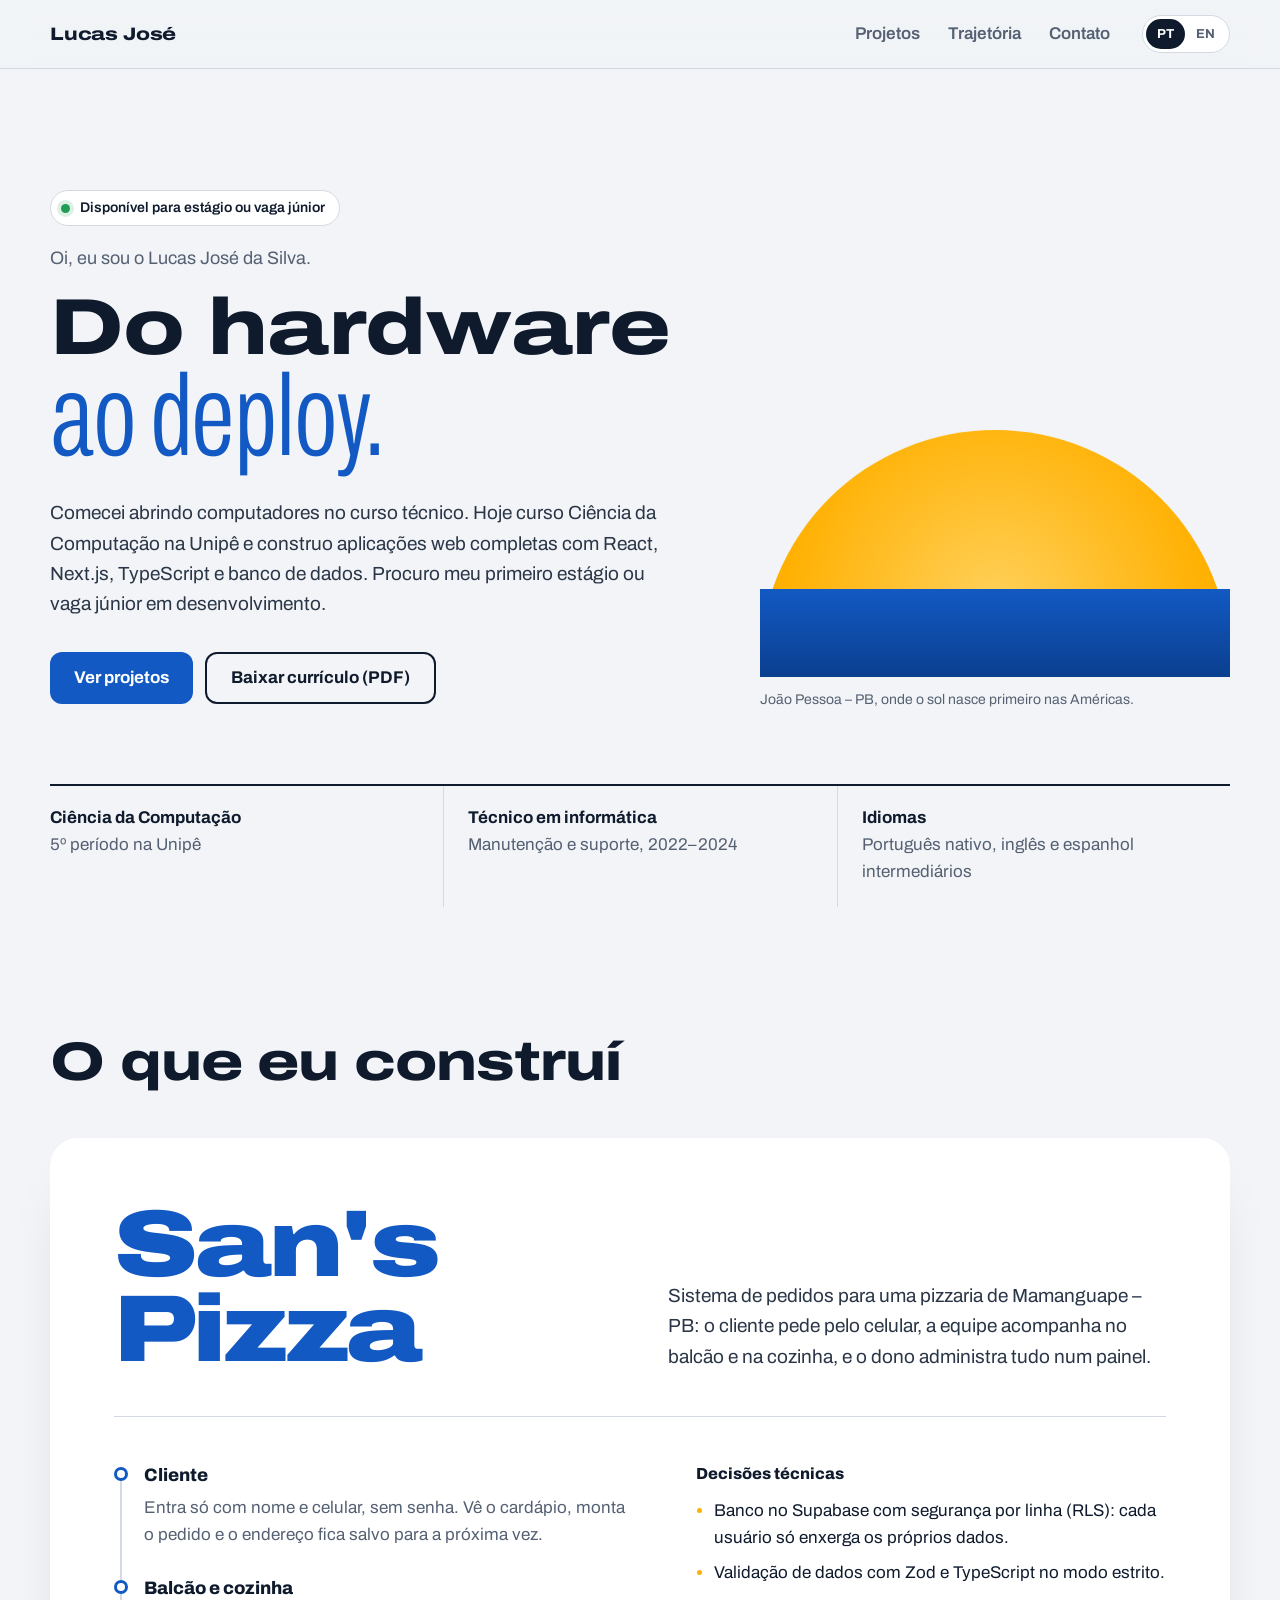
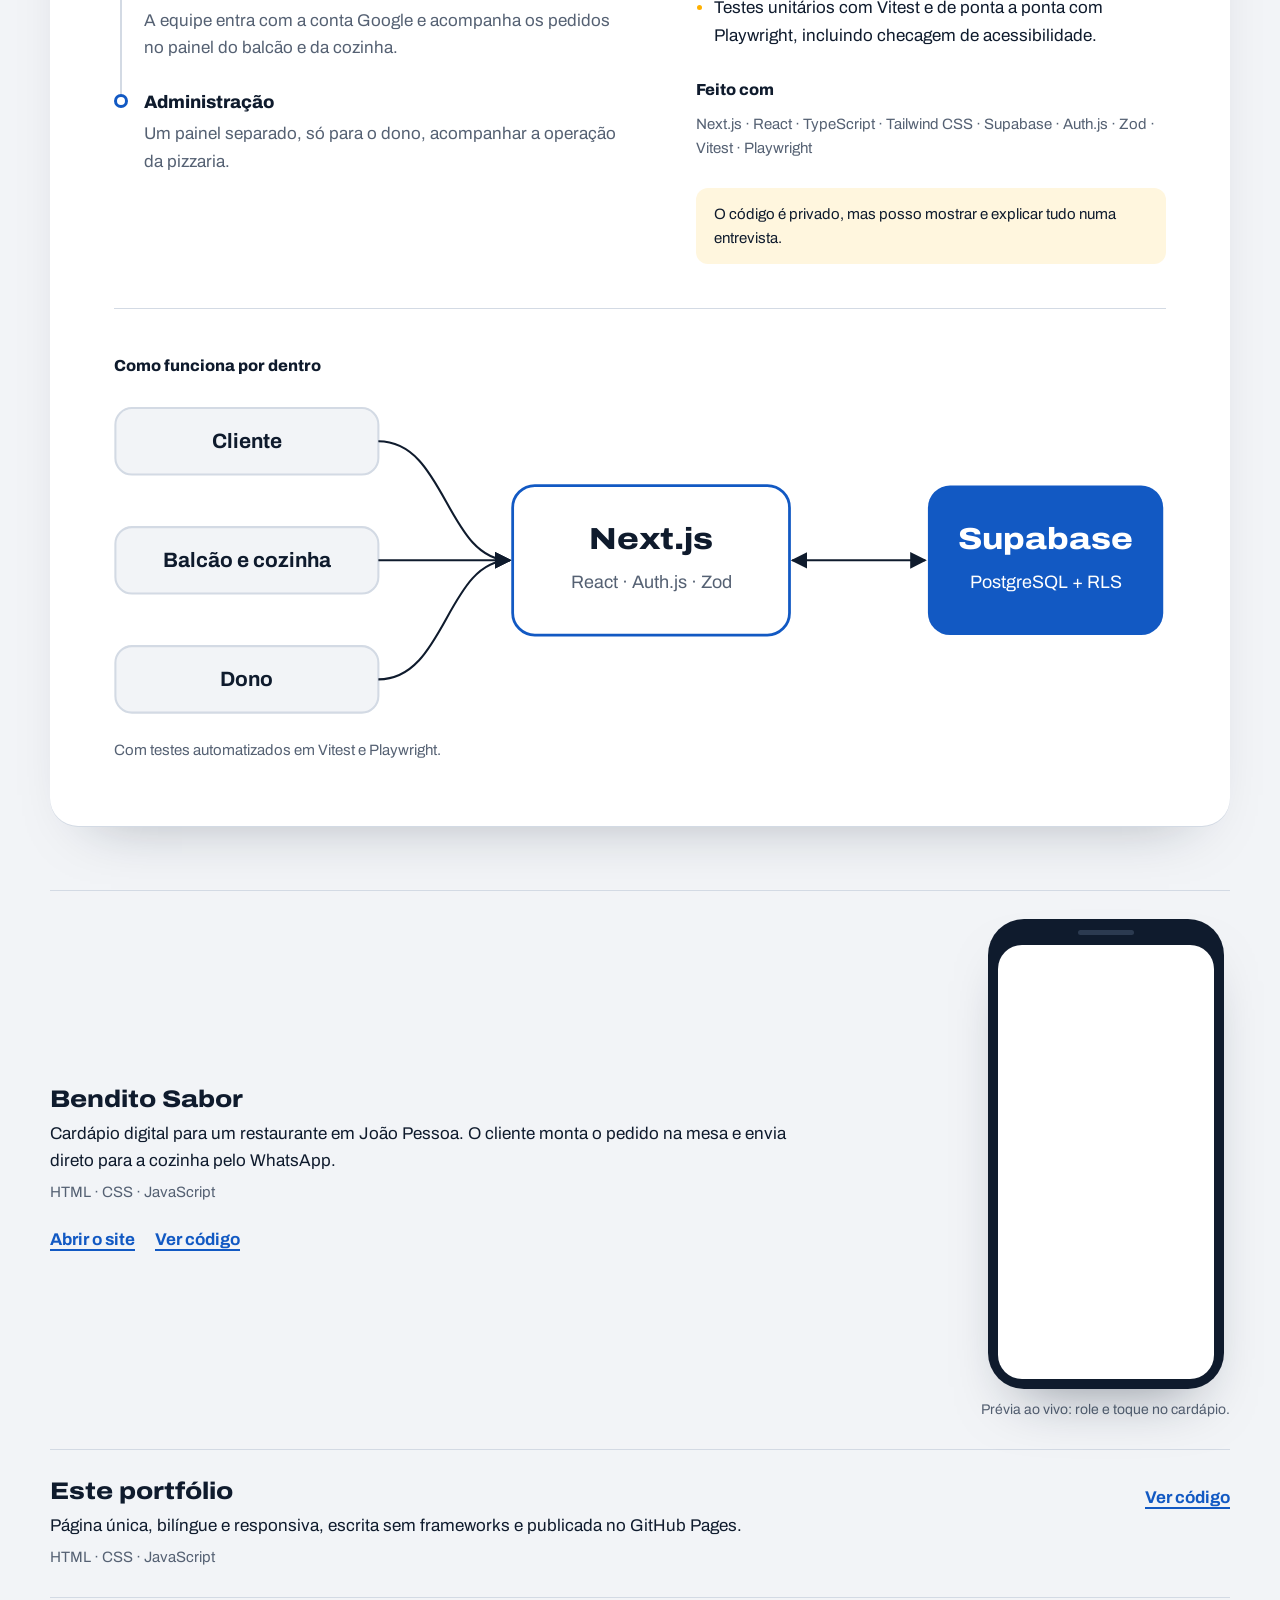
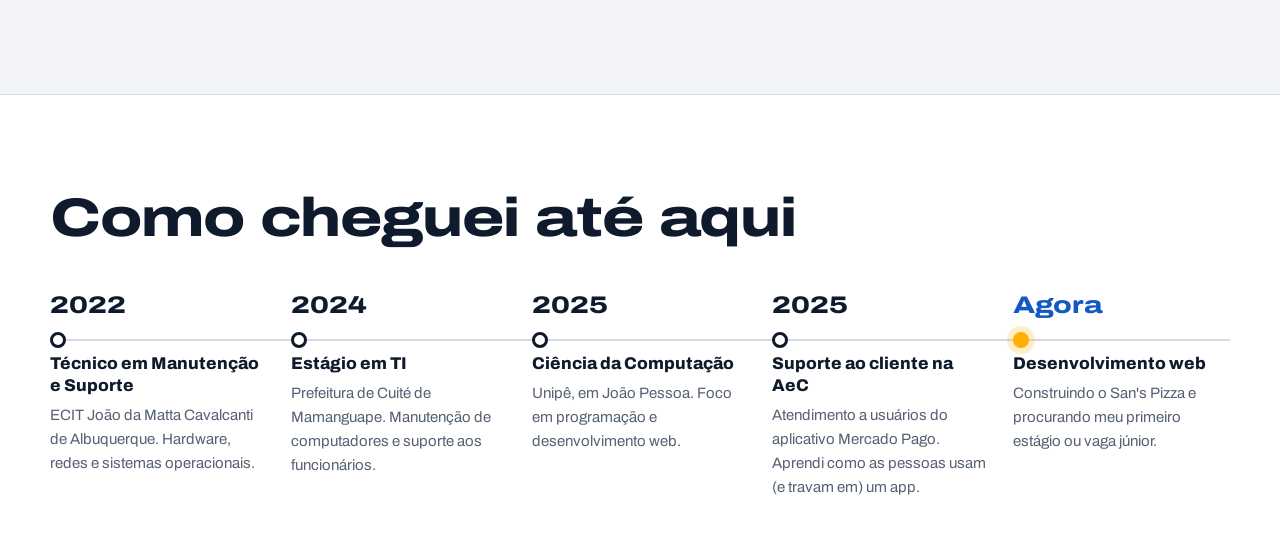
<file: projetos.html>
<!DOCTYPE html>
<html lang="pt-BR">
<head>
  <meta charset="UTF-8" />
  <title>Lucas José da Silva</title>
  <meta http-equiv="refresh" content="0; url=./#projetos" />
  <link rel="canonical" href="https://lucasjose17.github.io/#projetos" />
</head>
<body>
  <p>Esta página mudou. <a href="./#projetos">Ir para o portfólio</a>.</p>
</body>
</html>
</file>
<file: style.css>
/* =========================================================
   Lucas José da Silva — portfólio
   Paleta: papel (fundo), tinta (texto), mar (azul), sol (âmbar)
   Tipografia: Archivo, usando a largura variável como contraste
   ========================================================= */

:root {
  --paper: #F2F4F7;
  --white: #FFFFFF;
  --ink: #0F1B2D;
  --muted: #556173;
  --line: #D3DAE4;
  --sea: #1259C3;
  --sea-deep: #0B3F8F;
  --sun: #FFB000;
  --sun-soft: #FFD15C;

  --font: "Archivo", "Helvetica Neue", Arial, sans-serif;
  --wrap: 1180px;
}

*,
*::before,
*::after {
  box-sizing: border-box;
}

html {
  scroll-behavior: smooth;
  scroll-padding-top: 84px;
}

body {
  margin: 0;
  background: var(--paper);
  color: var(--ink);
  font-family: var(--font);
  font-size: 1.0625rem;
  line-height: 1.6;
  font-variation-settings: "wdth" 100;
  -webkit-font-smoothing: antialiased;
}

img {
  max-width: 100%;
  display: block;
}

a {
  color: inherit;
}

h1,
h2,
h3,
h4,
p,
dl,
dd,
ol,
ul,
figure {
  margin: 0;
}

:focus-visible {
  outline: 3px solid var(--sea);
  outline-offset: 3px;
  border-radius: 4px;
}

.wrap {
  width: min(var(--wrap), 100% - 48px);
  margin-inline: auto;
}

.skip {
  position: absolute;
  left: 16px;
  top: -60px;
  background: var(--ink);
  color: var(--white);
  padding: 10px 16px;
  border-radius: 8px;
  z-index: 100;
  text-decoration: none;
}

.skip:focus {
  top: 12px;
}

/* ---------- Cabeçalho ---------- */

.top {
  position: sticky;
  top: 0;
  z-index: 50;
  background: rgba(242, 244, 247, 0.86);
  backdrop-filter: blur(12px);
  -webkit-backdrop-filter: blur(12px);
  border-bottom: 1px solid var(--line);
}

.top-in {
  display: flex;
  align-items: center;
  gap: 32px;
  height: 68px;
}

.name {
  font-weight: 800;
  font-variation-settings: "wdth" 125;
  font-size: 1.125rem;
  text-decoration: none;
  letter-spacing: -0.01em;
  margin-right: auto;
}

.nav {
  display: flex;
  gap: 28px;
}

.nav a {
  text-decoration: none;
  font-weight: 600;
  color: var(--muted);
}

.nav a:hover {
  color: var(--ink);
}

.lang {
  display: flex;
  border: 1px solid var(--line);
  border-radius: 999px;
  padding: 3px;
  background: var(--white);
}

.lang button {
  border: 0;
  background: transparent;
  font: inherit;
  font-weight: 700;
  font-size: 0.8125rem;
  color: var(--muted);
  padding: 5px 11px;
  border-radius: 999px;
  cursor: pointer;
}

.lang button[aria-pressed="true"] {
  background: var(--ink);
  color: var(--white);
}

/* ---------- Hero ---------- */

.hero {
  padding: clamp(40px, 7vw, 88px) 0 0;
}

.hero-in {
  display: grid;
  grid-template-columns: minmax(0, 1.25fr) minmax(0, 1fr);
  gap: clamp(32px, 5vw, 72px);
  align-items: end;
}

.hello {
  font-size: 1.125rem;
  color: var(--muted);
  margin-bottom: 18px;
}

.headline {
  font-weight: 800;
  line-height: 0.92;
  letter-spacing: -0.025em;
  margin-bottom: 28px;
}

.headline span {
  display: block;
}

.hl-1 {
  font-size: clamp(2.5rem, 6.2vw, 5.6rem);
  font-variation-settings: "wdth" 125;
}

.hl-2 {
  font-size: clamp(3.4rem, 9vw, 8rem);
  font-weight: 300;
  font-variation-settings: "wdth" 62;
  letter-spacing: -0.01em;
  color: var(--sea);
}

.lede {
  max-width: 34em;
  font-size: 1.1875rem;
  line-height: 1.6;
  color: #2A3647;
  margin-bottom: 32px;
}

.actions {
  display: flex;
  flex-wrap: wrap;
  gap: 12px;
  padding-bottom: 8px;
}

.btn {
  display: inline-flex;
  align-items: center;
  min-height: 52px;
  padding: 0 24px;
  border-radius: 12px;
  font-weight: 700;
  text-decoration: none;
  transition: background-color 0.2s, color 0.2s, border-color 0.2s;
}

.btn-main {
  background: var(--sea);
  color: var(--white);
}

.btn-main:hover {
  background: var(--sea-deep);
}

.btn-line {
  border: 2px solid var(--ink);
}

.btn-line:hover {
  background: var(--ink);
  color: var(--white);
}

/* Sol nascendo atrás da foto */

.sunrise {
  width: 100%;
  max-width: 470px;
  justify-self: end;
}

.sky {
  position: relative;
  aspect-ratio: 1 / 0.92;
  overflow: hidden;
}

.sun {
  position: absolute;
  left: 50%;
  bottom: -34%;
  width: 100%;
  aspect-ratio: 1;
  border-radius: 50%;
  background: radial-gradient(circle at 50% 38%, var(--sun-soft) 0%, var(--sun) 58%, #F39200 100%);
  transform: translateX(-50%);
  animation: rise 1.8s cubic-bezier(0.2, 0.7, 0.15, 1) 0.15s both;
}

.sky img {
  position: absolute;
  left: 50%;
  bottom: 9%;
  width: 60%;
  aspect-ratio: 1;
  height: auto;
  border-radius: 50%;
  object-fit: cover;
  object-position: 52% 14%;
  transform: translateX(-50%);
  border: 6px solid var(--paper);
  animation: appear 0.9s ease-out 0.9s both;
}

.sea {
  position: relative;
  height: 88px;
  background: linear-gradient(var(--sea) 0%, var(--sea-deep) 100%);
  display: grid;
  justify-items: center;
  align-content: start;
  gap: 11px;
  padding-top: 14px;
}

/* reflexo do sol na água */
.sea span {
  display: block;
  height: 4px;
  border-radius: 4px;
  background: var(--sun);
  opacity: 0.9;
  animation: shimmer 1.2s ease-out 1.2s both;
}

.sea span:nth-child(1) {
  width: 46%;
}

.sea span:nth-child(2) {
  width: 28%;
  opacity: 0.7;
}

.sea span:nth-child(3) {
  width: 12%;
  opacity: 0.5;
}

.sunrise figcaption {
  margin-top: 12px;
  font-size: 0.875rem;
  color: var(--muted);
}

@keyframes rise {
  from {
    transform: translate(-50%, 42%);
  }
  to {
    transform: translate(-50%, 0);
  }
}

@keyframes appear {
  from {
    opacity: 0;
    transform: translate(-50%, 12px);
  }
  to {
    opacity: 1;
    transform: translate(-50%, 0);
  }
}

@keyframes shimmer {
  from {
    transform: scaleX(0);
  }
  to {
    transform: scaleX(1);
  }
}

/* Fatos rápidos */

.facts {
  margin-top: clamp(40px, 6vw, 72px);
}

.facts dl {
  display: grid;
  grid-template-columns: repeat(3, 1fr);
  border-top: 2px solid var(--ink);
}

.facts dl > div {
  padding: 18px 24px 22px 0;
}

.facts dl > div + div {
  padding-left: 24px;
  border-left: 1px solid var(--line);
}

.facts dt {
  font-weight: 700;
}

.facts dd {
  color: var(--muted);
}

/* ---------- Títulos de seção ---------- */

.section-title {
  font-weight: 800;
  font-variation-settings: "wdth" 125;
  font-size: clamp(2rem, 4.6vw, 3.4rem);
  line-height: 1;
  letter-spacing: -0.02em;
  margin-bottom: clamp(28px, 4vw, 48px);
}

/* ---------- Projeto em destaque ---------- */

.feature {
  padding: clamp(72px, 10vw, 128px) 0 clamp(56px, 8vw, 96px);
}

.case {
  background: var(--white);
  border-radius: 28px;
  padding: clamp(28px, 5vw, 64px);
  box-shadow: 0 1px 0 var(--line), 0 30px 60px -40px rgba(15, 27, 45, 0.35);
}

.case-head {
  display: grid;
  grid-template-columns: minmax(0, 1fr) minmax(0, 1fr);
  gap: 24px 56px;
  align-items: end;
  padding-bottom: clamp(28px, 4vw, 44px);
  border-bottom: 1px solid var(--line);
}

.case-title {
  font-weight: 900;
  font-variation-settings: "wdth" 125;
  font-size: clamp(2.8rem, 7.4vw, 6rem);
  line-height: 0.9;
  letter-spacing: -0.03em;
  color: var(--sea);
}

.case-sub {
  font-size: 1.1875rem;
  color: #2A3647;
  max-width: 32em;
}

.case-body {
  display: grid;
  grid-template-columns: minmax(0, 1.1fr) minmax(0, 1fr);
  gap: clamp(32px, 5vw, 64px);
  padding-top: clamp(28px, 4vw, 44px);
}

.flow {
  display: grid;
  align-content: start;
}

.flow-step {
  position: relative;
  padding: 0 0 26px 30px;
}

/* linha que liga os três papéis do sistema */
.flow-step::before {
  content: "";
  position: absolute;
  left: 6px;
  top: 10px;
  bottom: -6px;
  width: 2px;
  background: var(--line);
}

.flow-step:last-child::before {
  display: none;
}

.flow-step::after {
  content: "";
  position: absolute;
  left: 0;
  top: 6px;
  width: 14px;
  height: 14px;
  border-radius: 50%;
  background: var(--white);
  border: 3px solid var(--sea);
}

.flow-step h4 {
  font-size: 1.125rem;
  font-weight: 800;
  margin-bottom: 4px;
}

.flow-step p {
  color: var(--muted);
  max-width: 36em;
}

.case-detail h4 {
  font-size: 1rem;
  font-weight: 800;
  margin-bottom: 10px;
}

.decisions {
  padding-left: 1.1em;
  margin-bottom: 28px;
}

.decisions li {
  margin-bottom: 8px;
}

.decisions li::marker {
  color: var(--sun);
}

.stack {
  color: var(--muted);
  font-size: 0.9375rem;
}

.case-detail .stack {
  margin-bottom: 28px;
}

.case-note {
  padding: 14px 18px;
  border-radius: 12px;
  background: #FFF6DE;
  font-size: 0.9375rem;
}

/* Outros projetos */

.more {
  margin-top: clamp(40px, 6vw, 64px);
}

.more-item {
  display: grid;
  grid-template-columns: minmax(0, 1fr) auto;
  gap: 16px 48px;
  align-items: start;
  padding: 28px 0;
  border-top: 1px solid var(--line);
}

.more-item:last-child {
  border-bottom: 1px solid var(--line);
}

.more-item h3 {
  font-weight: 800;
  font-variation-settings: "wdth" 115;
  font-size: 1.5rem;
  line-height: 1.15;
  margin-bottom: 6px;
}

.more-item p {
  max-width: 44em;
}

.more-item .stack {
  margin-top: 6px;
}

.more-links {
  display: flex;
  gap: 20px;
  padding-top: 6px;
}

.more-links a {
  font-weight: 700;
  color: var(--sea);
  text-decoration: underline;
  text-decoration-thickness: 2px;
  text-underline-offset: 4px;
  white-space: nowrap;
}

.more-links a:hover {
  color: var(--sea-deep);
}

/* ---------- Trajetória ---------- */

.path {
  padding: clamp(56px, 8vw, 96px) 0;
  background: var(--white);
  border-block: 1px solid var(--line);
}

.timeline {
  list-style: none;
  padding: 0;
  display: grid;
  grid-template-columns: repeat(5, minmax(0, 1fr));
  gap: 24px;
  position: relative;
}

.timeline::before {
  content: "";
  position: absolute;
  left: 0;
  right: 0;
  top: 46px;
  height: 2px;
  background: var(--line);
}

.timeline li {
  position: relative;
}

.when {
  display: block;
  font-weight: 800;
  font-variation-settings: "wdth" 125;
  font-size: 1.5rem;
  line-height: 1;
  margin-bottom: 36px;
}

.timeline li::before {
  content: "";
  position: absolute;
  left: 0;
  top: 39px;
  width: 16px;
  height: 16px;
  border-radius: 50%;
  background: var(--white);
  border: 3px solid var(--ink);
}

.timeline li.now::before {
  background: var(--sun);
  border-color: var(--sun);
  box-shadow: 0 0 0 6px rgba(255, 176, 0, 0.22);
}

.timeline li.now .when {
  color: var(--sea);
}

.timeline h3 {
  font-size: 1.0625rem;
  font-weight: 800;
  line-height: 1.3;
  margin-bottom: 6px;
}

.timeline p {
  font-size: 0.9375rem;
  color: var(--muted);
}

/* ---------- Ferramentas ---------- */

.tools {
  padding: clamp(56px, 8vw, 96px) 0;
}

.tools-in {
  display: grid;
  grid-template-columns: minmax(0, 0.8fr) minmax(0, 2fr);
  gap: 32px 56px;
}

.tools .section-title {
  margin-bottom: 0;
}

.tool-groups {
  display: grid;
  grid-template-columns: repeat(3, minmax(0, 1fr));
  gap: 32px;
}

.tool-groups h3 {
  font-size: 1rem;
  font-weight: 800;
  padding-bottom: 10px;
  margin-bottom: 12px;
  border-bottom: 2px solid var(--ink);
}

.tool-groups p {
  color: #2A3647;
}

/* ---------- Contato ---------- */

.contact {
  position: relative;
  overflow: hidden;
  background: var(--sea);
  color: var(--white);
  padding: clamp(72px, 10vw, 128px) 0 clamp(150px, 18vw, 220px);
}

.contact :focus-visible {
  outline-color: var(--sun);
}

.contact-title {
  font-weight: 300;
  font-variation-settings: "wdth" 62;
  font-size: clamp(3.2rem, 9vw, 7.5rem);
  line-height: 0.95;
  letter-spacing: -0.01em;
  margin-bottom: 20px;
}

.contact-lede {
  max-width: 36em;
  font-size: 1.1875rem;
  color: #D6E3F8;
  margin-bottom: 36px;
}

.mail {
  display: inline-block;
  font-weight: 800;
  font-variation-settings: "wdth" 112;
  font-size: clamp(1.25rem, 3.6vw, 2.6rem);
  line-height: 1.1;
  letter-spacing: -0.01em;
  text-decoration: underline;
  text-decoration-color: var(--sun);
  text-decoration-thickness: 4px;
  text-underline-offset: 8px;
  overflow-wrap: anywhere;
  margin-bottom: 36px;
}

.mail:hover {
  color: var(--sun-soft);
}

.channels {
  list-style: none;
  padding: 0;
  display: flex;
  flex-wrap: wrap;
  gap: 12px;
  position: relative;
  z-index: 1;
}

.channels a {
  display: inline-flex;
  align-items: center;
  min-height: 46px;
  padding: 0 18px;
  border-radius: 999px;
  border: 1.5px solid rgba(255, 255, 255, 0.55);
  font-weight: 700;
  text-decoration: none;
}

.channels a:hover {
  background: var(--white);
  color: var(--sea);
  border-color: var(--white);
}

/* sol se pondo no fim da página */
.horizon {
  position: absolute;
  left: 50%;
  bottom: 0;
  width: min(560px, 90vw);
  aspect-ratio: 2 / 1;
  border-radius: 999px 999px 0 0;
  background: radial-gradient(circle at 50% 100%, var(--sun) 0%, var(--sun) 55%, #F39200 100%);
  transform: translate(-50%, 55%);
}

/* ---------- Rodapé ---------- */

.foot {
  background: var(--ink);
  color: #AEB8C6;
  padding: 24px 0;
  font-size: 0.875rem;
}

/* ---------- Responsivo ---------- */

@media (max-width: 980px) {
  .hero-in {
    grid-template-columns: 1fr;
  }

  .sunrise {
    justify-self: start;
    max-width: 420px;
  }

  .case-head,
  .case-body {
    grid-template-columns: 1fr;
  }

  .timeline {
    grid-template-columns: 1fr;
    gap: 0;
  }

  .timeline::before {
    top: 8px;
    bottom: 8px;
    left: 7px;
    right: auto;
    width: 2px;
    height: auto;
  }

  .timeline li {
    padding: 0 0 28px 40px;
  }

  .timeline li::before {
    top: 2px;
  }

  .when {
    font-size: 1.25rem;
    margin-bottom: 6px;
  }

  .tools-in {
    grid-template-columns: 1fr;
  }
}

@media (max-width: 720px) {
  body {
    font-size: 1rem;
  }

  .wrap {
    width: min(var(--wrap), 100% - 36px);
  }

  .top-in {
    gap: 16px;
    height: 60px;
  }

  .nav {
    display: none;
  }

  .sunrise {
    order: -1;
    max-width: 320px;
  }

  .lede,
  .case-sub,
  .contact-lede {
    font-size: 1.0625rem;
  }

  .btn {
    flex: 1 1 100%;
    justify-content: center;
  }

  .facts dl {
    grid-template-columns: 1fr;
  }

  .facts dl > div,
  .facts dl > div + div {
    padding: 14px 0;
    border-left: 0;
  }

  .facts dl > div + div {
    border-top: 1px solid var(--line);
  }

  .case {
    border-radius: 20px;
  }

  .more-item {
    grid-template-columns: 1fr;
  }

  .tool-groups {
    grid-template-columns: 1fr;
    gap: 24px;
  }
}

@media (prefers-reduced-motion: reduce) {
  html {
    scroll-behavior: auto;
  }

  .sun,
  .sky img,
  .sea span {
    animation: none;
  }
}

/* ---------- Status no topo ---------- */

.status {
  display: inline-flex;
  align-items: center;
  gap: 10px;
  padding: 6px 14px 6px 10px;
  border-radius: 999px;
  background: var(--white);
  border: 1px solid var(--line);
  font-size: 0.875rem;
  font-weight: 600;
  margin-bottom: 18px;
}

.status span:first-child {
  width: 9px;
  height: 9px;
  border-radius: 50%;
  background: #1F9D55;
  box-shadow: 0 0 0 4px rgba(31, 157, 85, 0.15);
}

/* ---------- Diagrama do San's Pizza ---------- */

.arch {
  margin-top: clamp(28px, 4vw, 44px);
  padding-top: clamp(28px, 4vw, 44px);
  border-top: 1px solid var(--line);
}

.arch h4 {
  font-size: 1rem;
  font-weight: 800;
  margin-bottom: 18px;
}

.arch-scroll {
  overflow-x: auto;
}

.arch svg {
  display: block;
  width: 100%;
  min-width: 620px;
  height: auto;
  font-family: var(--font);
}

.arch-who rect {
  fill: var(--paper);
  stroke: var(--line);
  stroke-width: 1.5;
}

.arch-who text {
  font-size: 15px;
  font-weight: 700;
  fill: var(--ink);
  text-anchor: middle;
}

.arch-lines path {
  fill: none;
  stroke: var(--ink);
  stroke-width: 1.5;
}

.arch-app rect {
  fill: var(--white);
  stroke: var(--sea);
  stroke-width: 2;
}

.arch-db rect {
  fill: var(--sea);
}

.arch .big {
  font-size: 22px;
  font-weight: 800;
  text-anchor: middle;
  font-variation-settings: "wdth" 115;
}

.arch .small {
  font-size: 13px;
  text-anchor: middle;
}

.arch-app .big {
  fill: var(--ink);
}

.arch-app .small {
  fill: var(--muted);
}

.arch-db .big,
.arch-db .small {
  fill: var(--white);
}

.arch-note {
  margin-top: 14px;
  color: var(--muted);
  font-size: 0.9375rem;
}

/* ---------- Prévia ao vivo do Bendito Sabor ---------- */

.more-item--live {
  grid-template-columns: minmax(0, 1fr) auto;
  align-items: center;
}

.more-item--live .more-links {
  margin-top: 16px;
}

.live {
  margin: 0;
  display: grid;
  justify-items: center;
  gap: 10px;
}

.phone {
  position: relative;
  width: 236px;
  height: 470px;
  padding: 26px 10px 10px;
  border-radius: 36px;
  background: var(--ink);
  box-shadow: 0 30px 60px -32px rgba(15, 27, 45, 0.5);
}

.phone::before {
  content: "";
  position: absolute;
  top: 11px;
  left: 50%;
  width: 56px;
  height: 5px;
  border-radius: 5px;
  background: #2B3A50;
  transform: translateX(-50%);
}

.phone-screen {
  width: 216px;
  height: 434px;
  border-radius: 24px;
  overflow: hidden;
  background: var(--white);
}

.phone iframe {
  display: block;
  width: 360px;
  height: 723px;
  border: 0;
  transform: scale(0.6);
  transform-origin: 0 0;
}

.live figcaption {
  font-size: 0.875rem;
  color: var(--muted);
}

@media (max-width: 720px) {
  .more-item--live {
    grid-template-columns: 1fr;
  }

  .live {
    justify-self: center;
  }
}

/* ---------- Estudando agora ---------- */

.study {
  min-width: 0;
}

.courses {
  list-style: none;
  padding: 0;
  border-top: 2px solid var(--ink);
}

.courses li {
  padding: 12px 0;
  border-bottom: 1px solid var(--line);
  color: #2A3647;
}

.study-note {
  margin-top: 12px;
  font-size: 0.9375rem;
  color: var(--muted);
}

/* ---------- Copiar e-mail ---------- */

.mail-row {
  display: flex;
  flex-wrap: wrap;
  align-items: center;
  gap: 16px 20px;
  margin-bottom: 36px;
}

.mail-row .mail {
  margin-bottom: 0;
}

.copy {
  font: inherit;
  font-weight: 700;
  font-size: 0.9375rem;
  color: var(--ink);
  background: var(--sun);
  border: 0;
  border-radius: 999px;
  min-height: 42px;
  padding: 0 18px;
  cursor: pointer;
}

.copy:hover {
  background: var(--sun-soft);
}

/* ---------- Página 404 ---------- */

.lost {
  min-height: 100vh;
  display: grid;
  place-content: center;
  gap: 20px;
  padding: 40px 24px;
}

.lost h1 {
  font-weight: 800;
  font-variation-settings: "wdth" 125;
  font-size: clamp(2.6rem, 8vw, 5rem);
  line-height: 0.95;
  letter-spacing: -0.02em;
}

.lost p {
  max-width: 30em;
  color: #2A3647;
  font-size: 1.125rem;
}

.lost .btn {
  justify-self: start;
}
</file>
